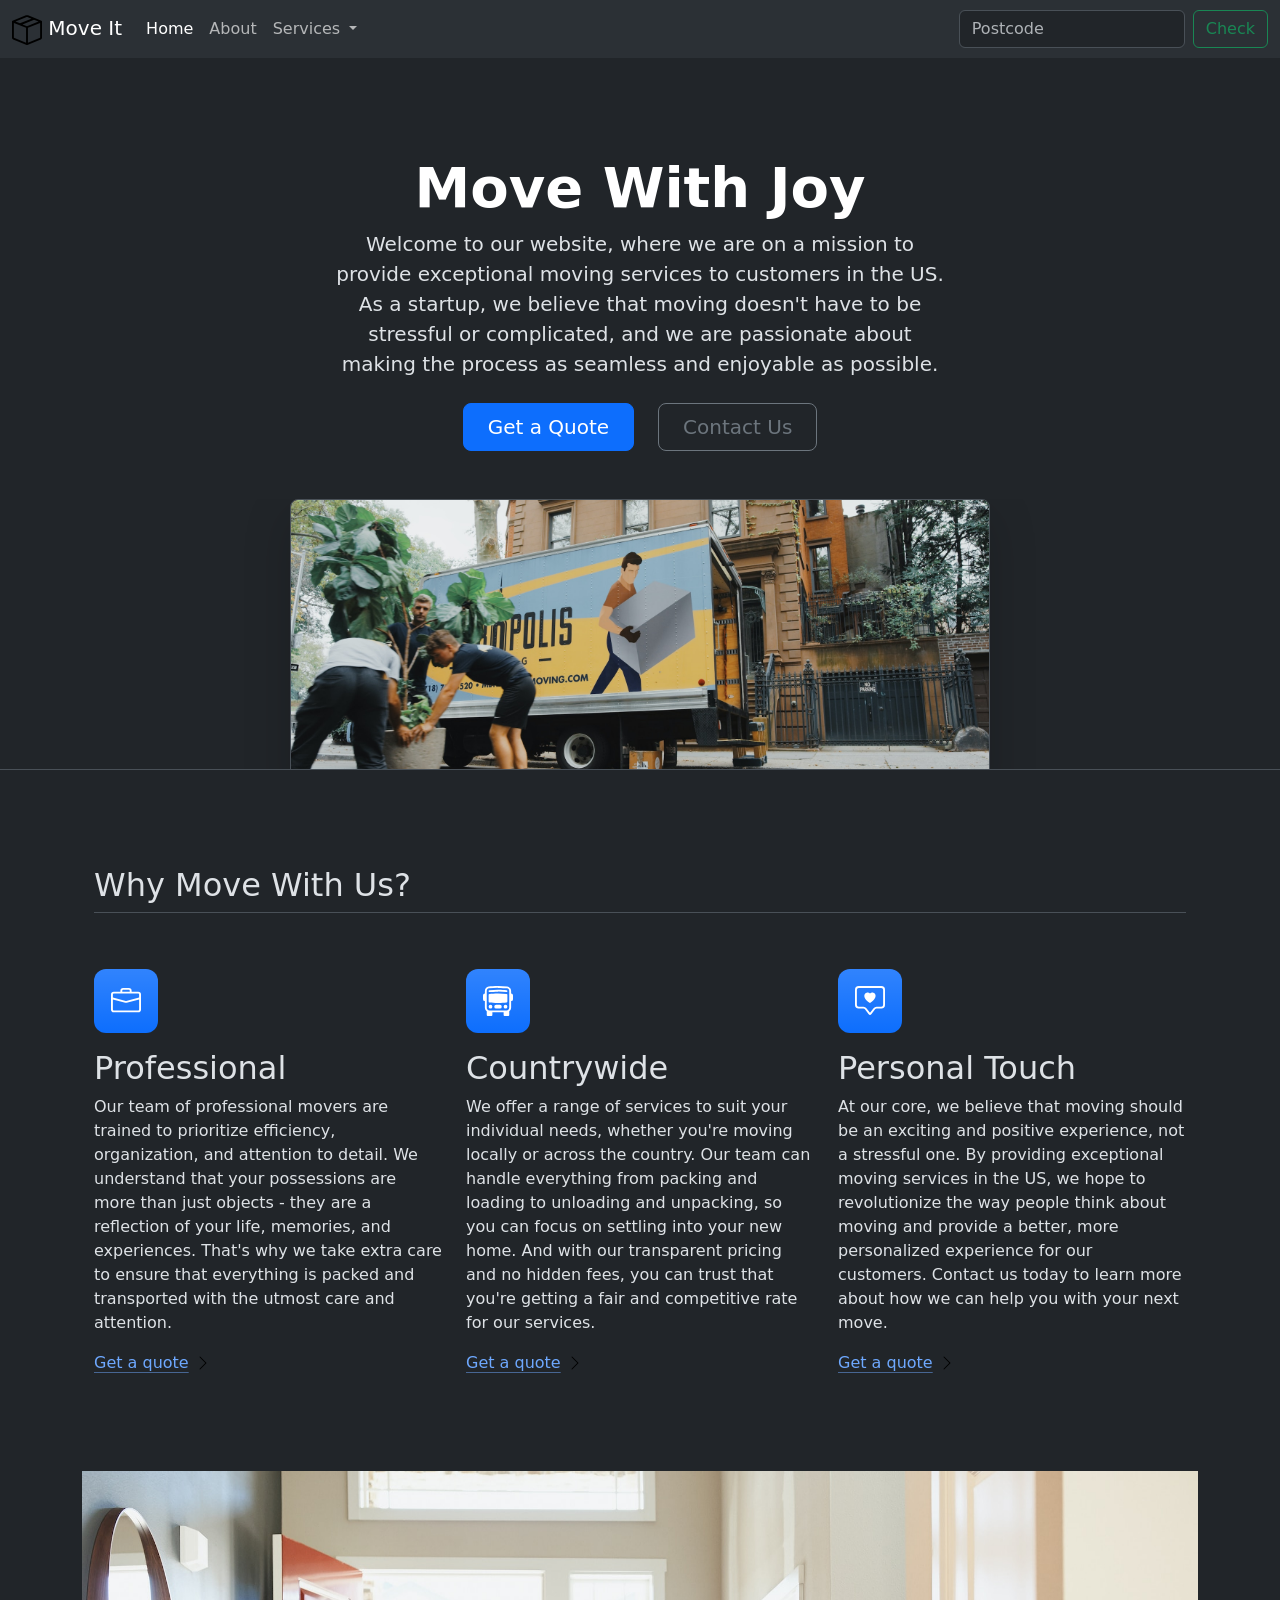
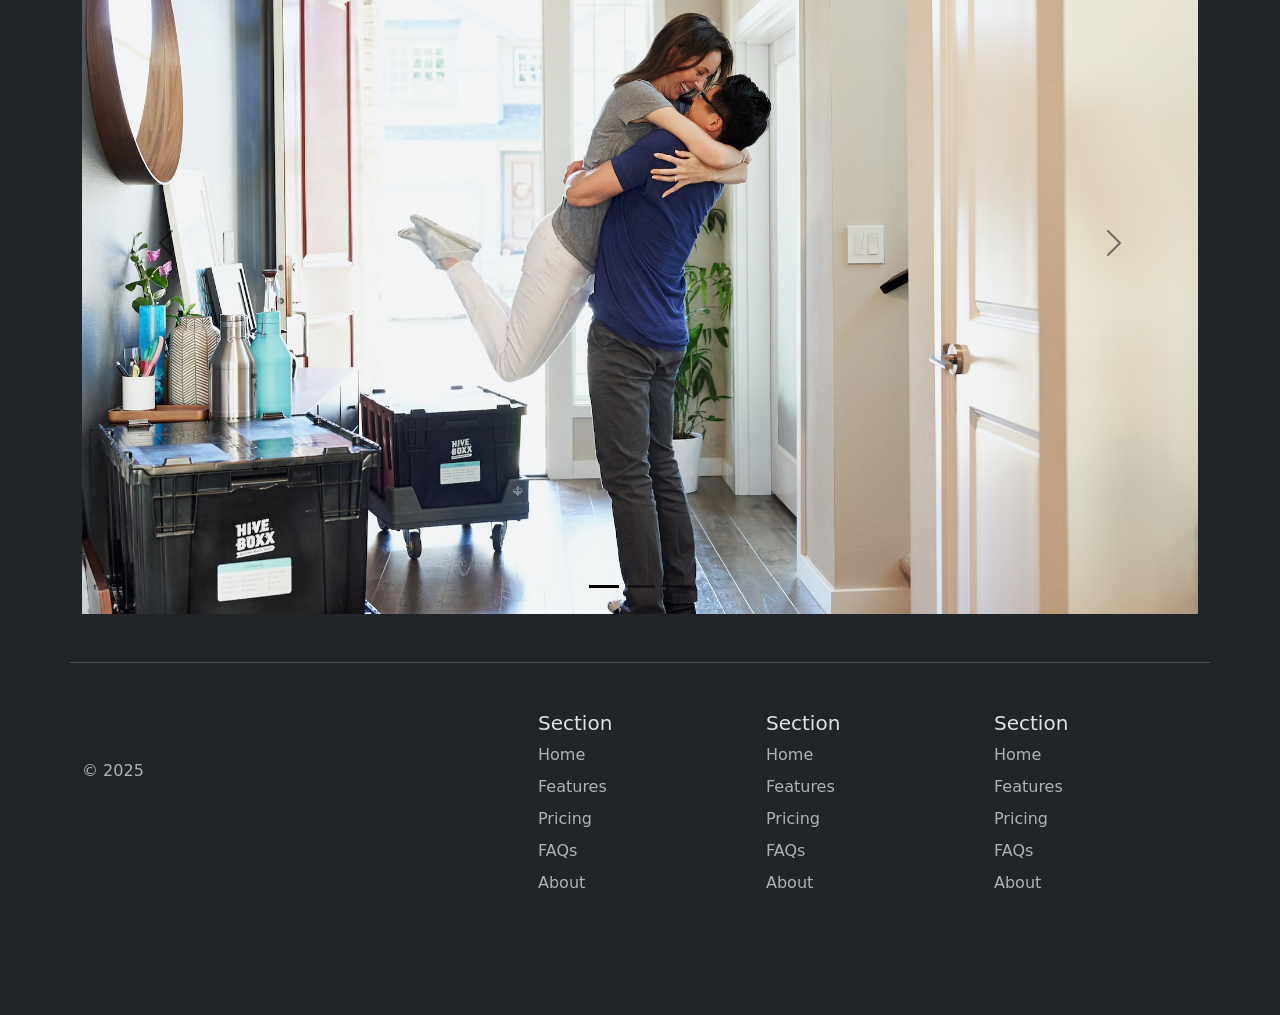
<file: 11.2 Bootstrap Components/index.html>
<!DOCTYPE html>
<html lang="en" data-bs-theme="dark">
  <head>
    <meta charset="UTF-8">
    <meta name="viewport" content="width=device-width, initial-scale=1.0">
    <title>Bootstrap Components</title>
    <link href="https://cdn.jsdelivr.net/npm/bootstrap@5.3.0-alpha2/dist/css/bootstrap.min.css" rel="stylesheet"
      integrity="sha384-aFq/bzH65dt+w6FI2ooMVUpc+21e0SRygnTpmBvdBgSdnuTN7QbdgL+OapgHtvPp" crossorigin="anonymous">
    <style>
      .feature-icon {
        width: 4rem;
        height: 4rem;
        border-radius: 0.75rem;
      }
    </style>
  </head>
  <body>
    <nav class="navbar navbar-expand-lg bg-body-tertiary">
      <div class="container-fluid">
        <a class="navbar-brand" href="#"> 
          <img src="./box-seam.svg" alt="Moveit brand icon" height="30">
          Move It
        </a>
        <button class="navbar-toggler" type="button" data-bs-toggle="collapse" data-bs-target="#navbarSupportedContent" aria-controls="navbarSupportedContent" aria-expanded="false" aria-label="Toggle navigation">
          <span class="navbar-toggler-icon"></span>
        </button>
        <div class="collapse navbar-collapse" id="navbarSupportedContent">
          <ul class="navbar-nav me-auto mb-2 mb-lg-0">
            <li class="nav-item">
              <a class="nav-link active" aria-current="page" href="#">Home</a>
            </li>
            <li class="nav-item">
              <a class="nav-link" href="#">About</a>
            </li>
            <li class="nav-item dropdown">
              <a class="nav-link dropdown-toggle" href="#" role="button" data-bs-toggle="dropdown" aria-expanded="false">
                Services
              </a>
              <ul class="dropdown-menu">
                <li><a class="dropdown-item" href="#">Action</a></li>
                <li><a class="dropdown-item" href="#">Another action</a></li>
                <li><hr class="dropdown-divider"></li>
                <li><a class="dropdown-item" href="#">Something else here</a></li>
              </ul>
            </li>
          </ul>
          <form class="d-flex" role="search">
            <input class="form-control me-2" type="search" placeholder="Postcode" aria-label="Search"/>
            <button class="btn btn-outline-success" type="submit">Check</button>
          </form>
        </div>
      </div>
    </nav>

    <div class="px-4 pt-5 my-5 text-center border-bottom"> 
      <h1 class="display-4 fw-bold text-body-emphasis">Move With Joy</h1>
      <div class="col-lg-6 mx-auto"> 
        <p class="lead mb-4">Welcome to our website, where we are on a mission to provide exceptional moving services to customers in the US. As a startup, we believe that moving doesn't have to be stressful or complicated, and we are passionate about making the process as seamless and enjoyable as possible.</p> 
        <div class="d-grid gap-2 d-sm-flex justify-content-sm-center mb-5"> 
          <button type="button" class="btn btn-primary btn-lg px-4 me-sm-3">Get a Quote</button> 
          <button type="button" class="btn btn-outline-secondary btn-lg px-4">Contact Us</button> 
        </div> 
      </div> 
      <div class="overflow-hidden" style="max-height: 30vh;"> 
        <div class="container px-5"> 
          <img src="./moving-van.jpg" class="img-fluid border rounded-3 shadow-lg mb-4" alt="Example image" width="700" height="500" loading="lazy"> 
        </div>
      </div> 
    </div>

    <div class="container px-4 py-5" id="featured-3">
      <h2 class="pb-2 border-bottom">Why Move With Us?</h2>
      <div class="row g-4 py-5 row-cols-1 row-cols-lg-3">
        <div class="feature col">
          <div
            class="feature-icon d-inline-flex align-items-center justify-content-center text-bg-primary bg-gradient fs-2 mb-3">
            <img src="./briefcase.svg" alt="briefcase" height="30">
          </div>
          <h3 class="fs-2">Professional</h3>
          <p>Our team of professional movers are trained to prioritize efficiency, organization, and attention to detail.
            We
            understand that your possessions are more than just objects - they are a reflection of your life, memories,
            and
            experiences. That's why we take extra care to ensure that everything is packed and transported with the utmost
            care and
            attention.</p>
          <a href="#" class="icon-link">
            Get a quote
            <img src="./chevron-right.svg" alt="chevron-right">
          </a>
        </div>
        <div class="feature col">
          <div
            class="feature-icon d-inline-flex align-items-center justify-content-center text-bg-primary bg-gradient fs-2 mb-3">
            <img src="./bus-front.svg" alt="bus-front" height="30">
          </div>
          <h3 class="fs-2">Countrywide</h3>
          <p>We offer a range of services to suit your individual needs, whether you're moving locally or across the
            country. Our
            team can handle everything from packing and loading to unloading and unpacking, so you can focus on settling
            into your
            new home. And with our transparent pricing and no hidden fees, you can trust that you're getting a fair and
            competitive
            rate for our services.</p>
          <a href="#" class="icon-link">
            Get a quote
            <img src="./chevron-right.svg" alt="chevron-right">
          </a>
        </div>
        <div class="feature col">
          <div
            class="feature-icon d-inline-flex align-items-center justify-content-center text-bg-primary bg-gradient fs-2 mb-3">
            <img src="./chat-square-heart.svg" alt="chat-square-heart" height="30">
          </div>
          <h3 class="fs-2">Personal Touch</h3>
          <p>At our core, we believe that moving should be an exciting and positive experience, not a stressful one. By
            providing
            exceptional moving services in the US, we hope to revolutionize the way people think about moving and provide
            a better,
            more personalized experience for our customers. Contact us today to learn more about how we can help you with
            your next
            move.</p>
          <a href="#" class="icon-link">
            Get a quote
            <img src="./chevron-right.svg" alt="chevron-right">
          </a>
        </div>
      </div>
    </div>
    <div class="container">
      <div id="carouselExampleIndicators" class="carousel slide">
        <div class="carousel-indicators">
          <button type="button" data-bs-target="#carouselExampleIndicators" data-bs-slide-to="0" class="active"
            aria-current="true" aria-label="Slide 1"></button>
          <button type="button" data-bs-target="#carouselExampleIndicators" data-bs-slide-to="1"
            aria-label="Slide 2"></button>
          <button type="button" data-bs-target="#carouselExampleIndicators" data-bs-slide-to="2"
            aria-label="Slide 3"></button>
        </div>
        <div class="carousel-inner">
          <div class="carousel-item active">
            <img src="./couple.jpg" class="d-block w-100" alt="couple">
          </div>
          <div class="carousel-item">
            <img src="./dog.jpg" class="d-block w-100" alt="dog">
          </div>
          <div class="carousel-item">
            <img src="./family.jpg" class="d-block w-100" alt="family">
          </div>
        </div>
        <button class="carousel-control-prev" type="button" data-bs-target="#carouselExampleIndicators"
          data-bs-slide="prev">
          <span class="carousel-control-prev-icon" aria-hidden="true"></span>
          <span class="visually-hidden">Previous</span>
        </button>
        <button class="carousel-control-next" type="button" data-bs-target="#carouselExampleIndicators"
          data-bs-slide="next">
          <span class="carousel-control-next-icon" aria-hidden="true"></span>
          <span class="visually-hidden">Next</span>
        </button>
      </div>
    </div>

    <div class="container">
      <footer class="row row-cols-1 row-cols-sm-2 row-cols-md-5 py-5 my-5 border-top">
        <div class="col mb-3">
          <a href="/" class="d-flex align-items-center mb-3 link-body-emphasis text-decoration-none" aria-label="Bootstrap">
            <svg class="bi me-2" width="40" height="32" aria-hidden="true">
              <use xlink:href="#bootstrap"></use>
            </svg>
          </a>
          <p class="text-body-secondary">© 2025</p>
        </div>

        <div class="col mb-3"></div>

        <div class="col mb-3">
          <h5>Section</h5>
          <ul class="nav flex-column">
            <li class="nav-item mb-2"><a href="#" class="nav-link p-0 text-body-secondary">Home</a></li>
            <li class="nav-item mb-2"><a href="#" class="nav-link p-0 text-body-secondary">Features</a></li>
            <li class="nav-item mb-2"><a href="#" class="nav-link p-0 text-body-secondary">Pricing</a></li>
            <li class="nav-item mb-2"><a href="#" class="nav-link p-0 text-body-secondary">FAQs</a></li>
            <li class="nav-item mb-2"><a href="#" class="nav-link p-0 text-body-secondary">About</a></li>
          </ul>
        </div>

        <div class="col mb-3">
          <h5>Section</h5>
          <ul class="nav flex-column">
            <li class="nav-item mb-2"><a href="#" class="nav-link p-0 text-body-secondary">Home</a></li>
            <li class="nav-item mb-2"><a href="#" class="nav-link p-0 text-body-secondary">Features</a></li>
            <li class="nav-item mb-2"><a href="#" class="nav-link p-0 text-body-secondary">Pricing</a></li>
            <li class="nav-item mb-2"><a href="#" class="nav-link p-0 text-body-secondary">FAQs</a></li>
            <li class="nav-item mb-2"><a href="#" class="nav-link p-0 text-body-secondary">About</a></li>
          </ul>
        </div>

        <div class="col mb-3">
          <h5>Section</h5>
          <ul class="nav flex-column">
            <li class="nav-item mb-2"><a href="#" class="nav-link p-0 text-body-secondary">Home</a></li>
            <li class="nav-item mb-2"><a href="#" class="nav-link p-0 text-body-secondary">Features</a></li>
            <li class="nav-item mb-2"><a href="#" class="nav-link p-0 text-body-secondary">Pricing</a></li>
            <li class="nav-item mb-2"><a href="#" class="nav-link p-0 text-body-secondary">FAQs</a></li>
            <li class="nav-item mb-2"><a href="#" class="nav-link p-0 text-body-secondary">About</a></li>
          </ul>
        </div>
      </footer>
    </div>

    <script src="https://cdn.jsdelivr.net/npm/bootstrap@5.3.8/dist/js/bootstrap.bundle.min.js"
      integrity="sha384-FKyoEForCGlyvwx9Hj09JcYn3nv7wiPVlz7YYwJrWVcXK/BmnVDxM+D2scQbITxI"
      crossorigin="anonymous">
    </script>
  </body>
</html>
</file>
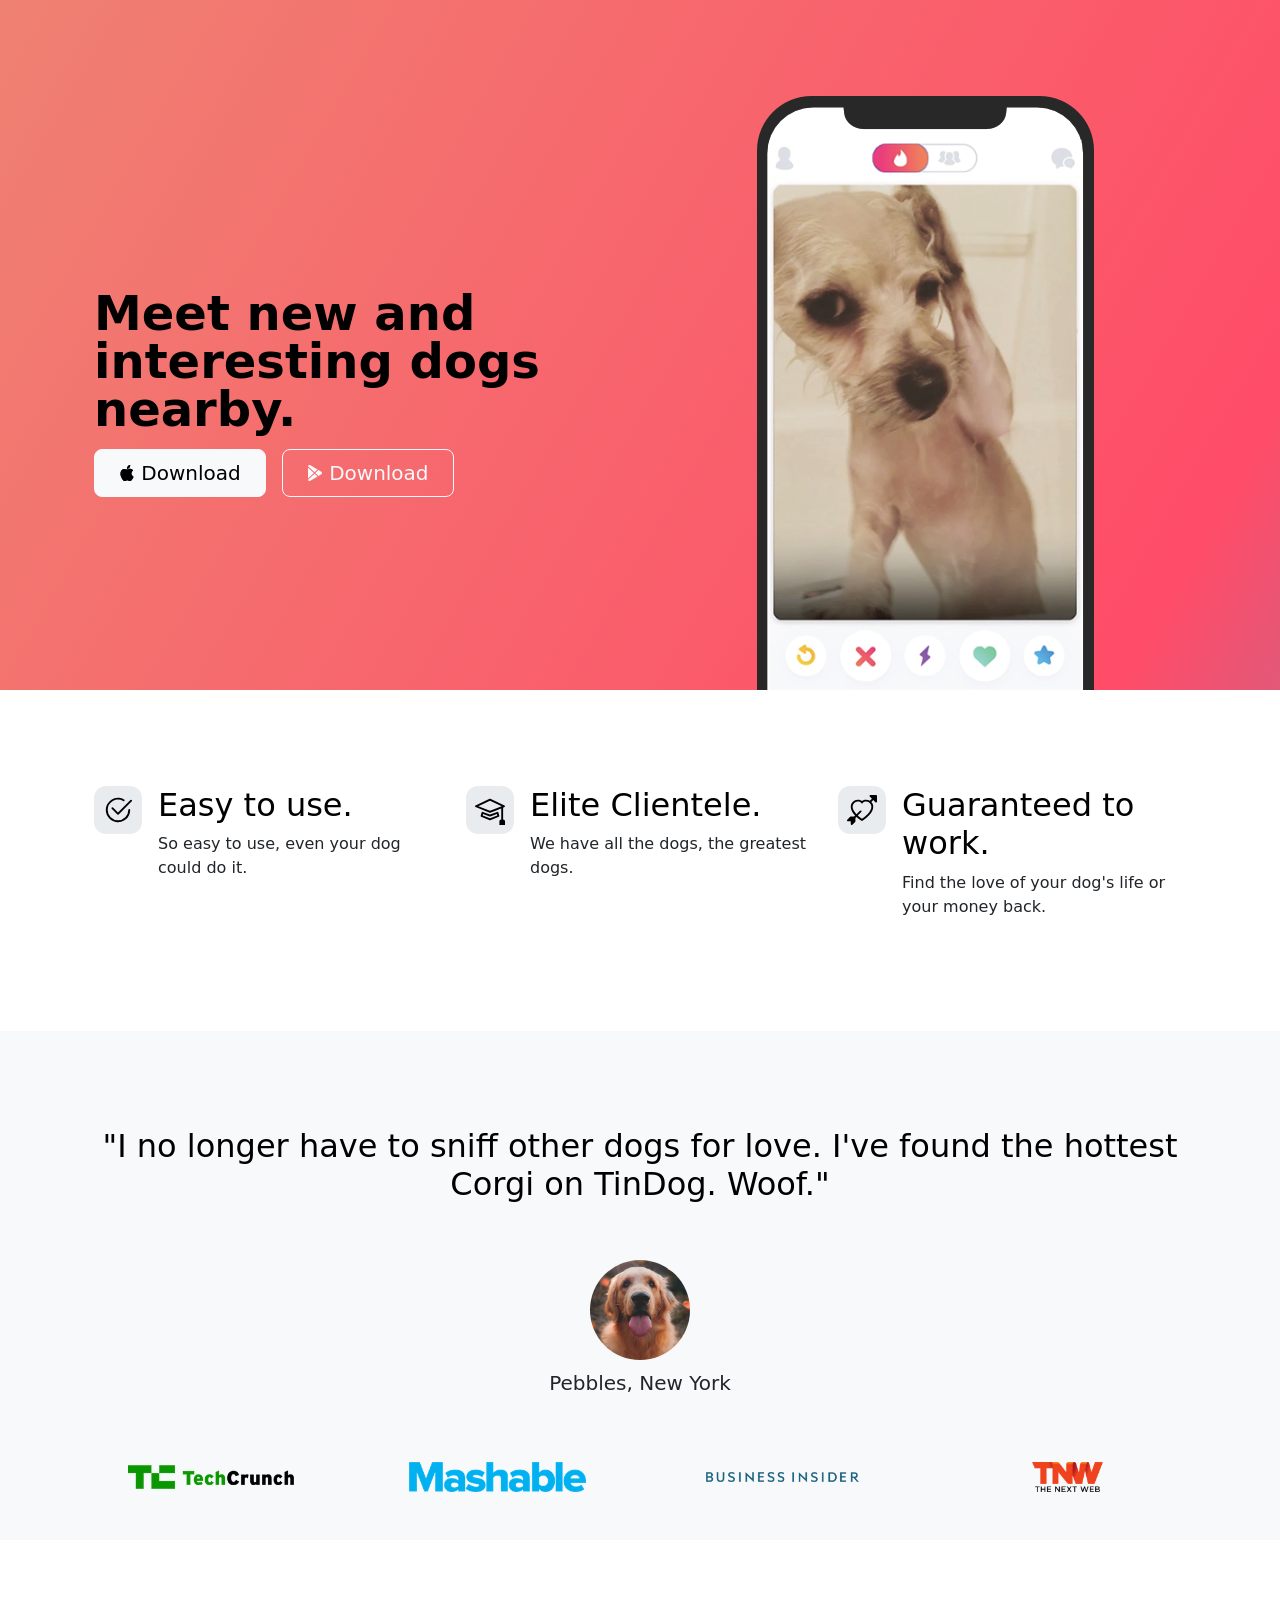
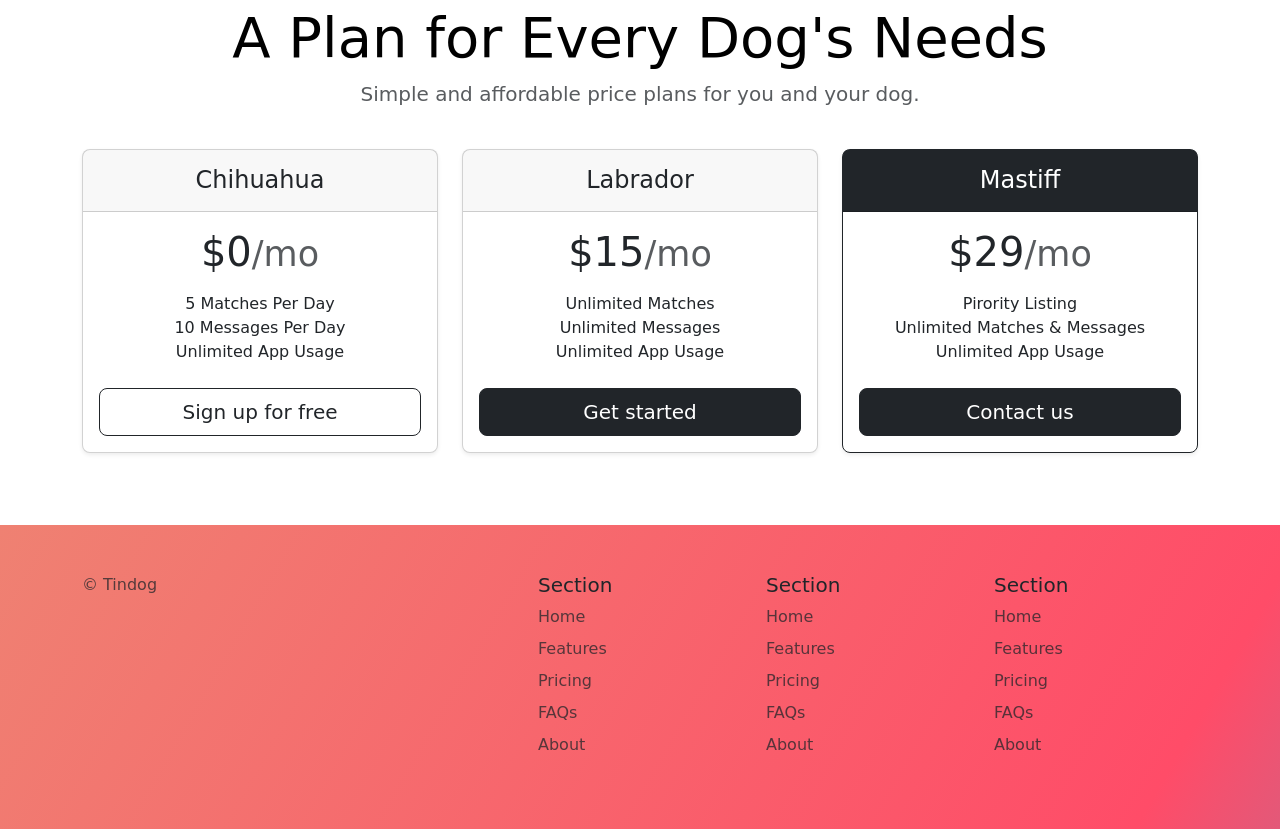
<file: 11.3 TinDog Project/index.html>
<!DOCTYPE html>
<html lang="en">

<head>
  <meta charset="UTF-8">
  <meta name="viewport" content="width=device-width, initial-scale=1.0">
  <link href="https://cdn.jsdelivr.net/npm/bootstrap@5.3.0-alpha2/dist/css/bootstrap.min.css" rel="stylesheet"
    integrity="sha384-aFq/bzH65dt+w6FI2ooMVUpc+21e0SRygnTpmBvdBgSdnuTN7QbdgL+OapgHtvPp" crossorigin="anonymous">
  <title>TinDog</title>
  <link rel="stylesheet" href="css/style.css">
</head>

<body>

  <!-- Title -->
  <section id="title" class="gradient-background">
    <div class="container col-xxl-8 px-4 pt-5">

      <div class="row flex-lg-row-reverse align-items-center g-5 pt-5">
        <div class="col-10 col-sm-8 col-lg-6">
          <img src="./images/iphone.png" class="d-block mx-lg-auto img-fluid" alt="iphone" height="200"
            loading="lazy" />
        </div>

        <div class="col-lg-6">
          <h1 class="display-5 fw-bold text-body-emphasis lh-1 mb-3">
            Meet new and interesting dogs nearby.
          </h1>
          <div class="d-grid gap-2 d-md-flex justify-content-md-start">
            <button type="button" class="btn btn-light btn-lg px-4 me-md-2">
              <svg xmlns="http://www.w3.org/2000/svg" width="16" height="16" fill="currentColor"
                class="bi bi-apple mb-1" viewBox="0 0 16 16">
                <path
                  d="M11.182.008C11.148-.03 9.923.023 8.857 1.18c-1.066 1.156-.902 2.482-.878 2.516.024.034 1.52.087 2.475-1.258.955-1.345.762-2.391.728-2.43Zm3.314 11.733c-.048-.096-2.325-1.234-2.113-3.422.212-2.189 1.675-2.789 1.698-2.854.023-.065-.597-.79-1.254-1.157a3.692 3.692 0 0 0-1.563-.434c-.108-.003-.483-.095-1.254.116-.508.139-1.653.589-1.968.607-.316.018-1.256-.522-2.267-.665-.647-.125-1.333.131-1.824.328-.49.196-1.422.754-2.074 2.237-.652 1.482-.311 3.83-.067 4.56.244.729.625 1.924 1.273 2.796.576.984 1.34 1.667 1.659 1.899.319.232 1.219.386 1.843.067.502-.308 1.408-.485 1.766-.472.357.013 1.061.154 1.782.539.571.197 1.111.115 1.652-.105.541-.221 1.324-1.059 2.238-2.758.347-.79.505-1.217.473-1.282Z" />
                <path
                  d="M11.182.008C11.148-.03 9.923.023 8.857 1.18c-1.066 1.156-.902 2.482-.878 2.516.024.034 1.52.087 2.475-1.258.955-1.345.762-2.391.728-2.43Zm3.314 11.733c-.048-.096-2.325-1.234-2.113-3.422.212-2.189 1.675-2.789 1.698-2.854.023-.065-.597-.79-1.254-1.157a3.692 3.692 0 0 0-1.563-.434c-.108-.003-.483-.095-1.254.116-.508.139-1.653.589-1.968.607-.316.018-1.256-.522-2.267-.665-.647-.125-1.333.131-1.824.328-.49.196-1.422.754-2.074 2.237-.652 1.482-.311 3.83-.067 4.56.244.729.625 1.924 1.273 2.796.576.984 1.34 1.667 1.659 1.899.319.232 1.219.386 1.843.067.502-.308 1.408-.485 1.766-.472.357.013 1.061.154 1.782.539.571.197 1.111.115 1.652-.105.541-.221 1.324-1.059 2.238-2.758.347-.79.505-1.217.473-1.282Z" />
              </svg>
              Download
            </button>
            <button type="button" class="btn btn-outline-light btn-lg px-4">
              <svg xmlns="http://www.w3.org/2000/svg" width="16" height="16" fill="currentColor"
                class="bi bi-google-play mb-1" viewBox="0 0 16 16">
                <path
                  d="M14.222 9.374c1.037-.61 1.037-2.137 0-2.748L11.528 5.04 8.32 8l3.207 2.96 2.694-1.586Zm-3.595 2.116L7.583 8.68 1.03 14.73c.201 1.029 1.36 1.61 2.303 1.055l7.294-4.295ZM1 13.396V2.603L6.846 8 1 13.396ZM1.03 1.27l6.553 6.05 3.044-2.81L3.333.215C2.39-.341 1.231.24 1.03 1.27Z" />
              </svg>
              Download
            </button>
          </div>
        </div>
      </div>
    </div>
  </section>
  <!-- Features -->
  <section id="features">
    <div class="container px-4 pt-5" id="hanging-icons">
      <div class="row g-4 py-5 row-cols-1 row-cols-lg-3">
        <div class="col d-flex align-items-start">
          <div
            class="icon-square text-body-emphasis bg-body-secondary d-inline-flex align-items-center justify-content-center fs-4 flex-shrink-0 me-3">
            <svg xmlns="http://www.w3.org/2000/svg" height="30" fill="currentColor" class="bi bi-check2-circle"
              viewBox="0 0 16 16">
              <path
                d="M2.5 8a5.5 5.5 0 0 1 8.25-4.764.5.5 0 0 0 .5-.866A6.5 6.5 0 1 0 14.5 8a.5.5 0 0 0-1 0 5.5 5.5 0 1 1-11 0z" />
              <path
                d="M15.354 3.354a.5.5 0 0 0-.708-.708L8 9.293 5.354 6.646a.5.5 0 1 0-.708.708l3 3a.5.5 0 0 0 .708 0l7-7z" />
            </svg>
          </div>
          <div>
            <h3 class="fs-2 text-body-emphasis">Easy to use.</h3>
            <p>So easy to use, even your dog could do it.</p>
          </div>
        </div>
        <div class="col d-flex align-items-start">
          <div
            class="icon-square text-body-emphasis bg-body-secondary d-inline-flex align-items-center justify-content-center fs-4 flex-shrink-0 me-3">
            <svg xmlns="http://www.w3.org/2000/svg" height="30" fill="currentColor" class="bi bi-mortarboard"
              viewBox="0 0 16 16">
              <path
                d="M8.211 2.047a.5.5 0 0 0-.422 0l-7.5 3.5a.5.5 0 0 0 .025.917l7.5 3a.5.5 0 0 0 .372 0L14 7.14V13a1 1 0 0 0-1 1v2h3v-2a1 1 0 0 0-1-1V6.739l.686-.275a.5.5 0 0 0 .025-.917l-7.5-3.5ZM8 8.46 1.758 5.965 8 3.052l6.242 2.913L8 8.46Z" />
              <path
                d="M4.176 9.032a.5.5 0 0 0-.656.327l-.5 1.7a.5.5 0 0 0 .294.605l4.5 1.8a.5.5 0 0 0 .372 0l4.5-1.8a.5.5 0 0 0 .294-.605l-.5-1.7a.5.5 0 0 0-.656-.327L8 10.466 4.176 9.032Zm-.068 1.873.22-.748 3.496 1.311a.5.5 0 0 0 .352 0l3.496-1.311.22.748L8 12.46l-3.892-1.556Z" />
            </svg>
          </div>
          <div>
            <h3 class="fs-2 text-body-emphasis">Elite Clientele.</h3>
            <p>We have all the dogs, the greatest dogs.</p>
          </div>
        </div>
        <div class="col d-flex align-items-start">
          <div
            class="icon-square text-body-emphasis bg-body-secondary d-inline-flex align-items-center justify-content-center fs-4 flex-shrink-0 me-3">
            <svg xmlns="http://www.w3.org/2000/svg" height="30" fill="currentColor" class="bi bi-arrow-through-heart"
              viewBox="0 0 16 16">
              <path fill-rule="evenodd"
                d="M2.854 15.854A.5.5 0 0 1 2 15.5V14H.5a.5.5 0 0 1-.354-.854l1.5-1.5A.5.5 0 0 1 2 11.5h1.793l.53-.53c-.771-.802-1.328-1.58-1.704-2.32-.798-1.575-.775-2.996-.213-4.092C3.426 2.565 6.18 1.809 8 3.233c1.25-.98 2.944-.928 4.212-.152L13.292 2 12.147.854A.5.5 0 0 1 12.5 0h3a.5.5 0 0 1 .5.5v3a.5.5 0 0 1-.854.354L14 2.707l-1.006 1.006c.236.248.44.531.6.845.562 1.096.585 2.517-.213 4.092-.793 1.563-2.395 3.288-5.105 5.08L8 13.912l-.276-.182a21.86 21.86 0 0 1-2.685-2.062l-.539.54V14a.5.5 0 0 1-.146.354l-1.5 1.5Zm2.893-4.894A20.419 20.419 0 0 0 8 12.71c2.456-1.666 3.827-3.207 4.489-4.512.679-1.34.607-2.42.215-3.185-.817-1.595-3.087-2.054-4.346-.761L8 4.62l-.358-.368c-1.259-1.293-3.53-.834-4.346.761-.392.766-.464 1.845.215 3.185.323.636.815 1.33 1.519 2.065l1.866-1.867a.5.5 0 1 1 .708.708L5.747 10.96Z" />
            </svg>
          </div>
          <div>
            <h3 class="fs-2 text-body-emphasis">Guaranteed to work.</h3>
            <p>Find the love of your dog's life or your money back.</p>
          </div>
        </div>
      </div>
    </div>
  </section>
  <!-- Testimonial -->
  <section id="testimonial">
    <div class="my-5">
      <div class="p-5 text-center bg-body-tertiary">
        <div class="container py-5">
          <h2 class="text-body-emphasis">"I no longer have to sniff other dogs for love. I've found the hottest Corgi on TinDog. Woof."</h2>
          <img class="profile-img mt-5" src="./images/dog-img.jpg" alt="dog-profile">
          <p class="col-lg-8 mx-auto lead mt-2">Pebbles, New York</p>
        </div>
      
        <div class="container">
          <div class="row">
            <div class="col-lg-3 col-sm-12" heigth="30px">
              <img src="./images/techcrunch.png" alt="techcrunch" height="30px">
            </div>
            <div class="col-lg-3 col-sm-12" height="30px">
              <img src="./images/mashable.png" alt="techcrunch" height="30px">
            </div>
            <div class="col-lg-3 col-sm-12" height="30px">
              <img src="./images/bizinsider.png" alt="techcrunch" height="30px">
            </div>
            <div class="col-lg-3 col-sm-12" height="30px">
              <img src="./images/tnw.png" alt="techcrunch" height="30px">
            </div>
          </div>
        </div>
    </div>
    </div>
  </section>
  <!-- Pricing -->
  <section id="pricing">
    <div class="pricing-header p-3 pb-md-4 mx-auto text-center">
      <h1 class="display-4 fw-normal text-body-emphasis">A Plan for Every Dog's Needs</h1>
      <p class="fs-5 text-body-secondary">Simple and affordable price plans for you and your dog.
      </p>
    </div>
    <div class="container">
      <div class="row row-cols-1 row-cols-md-3 mb-3 text-center">
        <div class="col">
          <div class="card mb-4 rounded-3 shadow-sm">
            <div class="card-header py-3">
              <h4 class="my-0 fw-normal">Chihuahua</h4>
            </div>
            <div class="card-body">
              <h1 class="card-title pricing-card-title">$0<small class="text-body-secondary fw-light">/mo</small></h1>
              <ul class="list-unstyled mt-3 mb-4">
                <li>5 Matches Per Day</li>
                <li>10 Messages Per Day</li>
                <li>Unlimited App Usage</li>
              </ul> <button type="button" class="w-100 btn btn-lg btn-outline-dark">Sign up for free</button>
            </div>
          </div>
        </div>
        <div class="col">
          <div class="card mb-4 rounded-3 shadow-sm">
            <div class="card-header py-3">
              <h4 class="my-0 fw-normal">Labrador</h4>
            </div>
            <div class="card-body">
              <h1 class="card-title pricing-card-title">$15<small class="text-body-secondary fw-light">/mo</small></h1>
              <ul class="list-unstyled mt-3 mb-4">
                <li>Unlimited Matches</li>
                <li>Unlimited Messages</li>
                <li>Unlimited App Usage</li>
              </ul> <button type="button" class="w-100 btn btn-lg btn-dark">Get started</button>
            </div>
          </div>
        </div>
        <div class="col">
          <div class="card mb-4 rounded-3 shadow-sm border-dark">
            <div class="card-header py-3 bg-dark text-white">
              <h4 class="my-0 fw-normal">Mastiff</h4>
            </div>
            <div class="card-body">
              <h1 class="card-title pricing-card-title">$29<small class="text-body-secondary fw-light">/mo</small></h1>
              <ul class="list-unstyled mt-3 mb-4">
                <li>Pirority Listing</li>
                <li>Unlimited Matches & Messages</li>
                <li>Unlimited App Usage</li>
              </ul> <button type="button" class="w-100 btn btn-lg btn-dark">Contact us</button>
            </div>
          </div>
        </div>
      </div>
  </section>
  <!-- Footer -->
  <section id="footer" class="gradient-background">
    <div class="container">
      <footer class="row row-cols-1 row-cols-sm-2 row-cols-md-5 py-5 mt-5" >
        <div class="col mb-3"> 
          <p class="text-body-secondary">© Tindog</p>
        </div>

        <div class="col mb-3">

        </div>
        
        <div class="col mb-3">
          <h5>Section</h5>
          <ul class="nav flex-column">
            <li class="nav-item mb-2"><a href="#" class="nav-link p-0 text-body-secondary">Home</a></li>
            <li class="nav-item mb-2"><a href="#" class="nav-link p-0 text-body-secondary">Features</a></li>
            <li class="nav-item mb-2"><a href="#" class="nav-link p-0 text-body-secondary">Pricing</a></li>
            <li class="nav-item mb-2"><a href="#" class="nav-link p-0 text-body-secondary">FAQs</a></li>
            <li class="nav-item mb-2"><a href="#" class="nav-link p-0 text-body-secondary">About</a></li>
          </ul>
        </div>

        <div class="col mb-3">
          <h5>Section</h5>
          <ul class="nav flex-column">
            <li class="nav-item mb-2"><a href="#" class="nav-link p-0 text-body-secondary">Home</a></li>
            <li class="nav-item mb-2"><a href="#" class="nav-link p-0 text-body-secondary">Features</a></li>
            <li class="nav-item mb-2"><a href="#" class="nav-link p-0 text-body-secondary">Pricing</a></li>
            <li class="nav-item mb-2"><a href="#" class="nav-link p-0 text-body-secondary">FAQs</a></li>
            <li class="nav-item mb-2"><a href="#" class="nav-link p-0 text-body-secondary">About</a></li>
          </ul>
        </div>
        
        <div class="col mb-3">
          <h5>Section</h5>
          <ul class="nav flex-column">
            <li class="nav-item mb-2"><a href="#" class="nav-link p-0 text-body-secondary">Home</a></li>
            <li class="nav-item mb-2"><a href="#" class="nav-link p-0 text-body-secondary">Features</a></li>
            <li class="nav-item mb-2"><a href="#" class="nav-link p-0 text-body-secondary">Pricing</a></li>
            <li class="nav-item mb-2"><a href="#" class="nav-link p-0 text-body-secondary">FAQs</a></li>
            <li class="nav-item mb-2"><a href="#" class="nav-link p-0 text-body-secondary">About</a></li>
          </ul>
        </div>
      </footer>
    </div>
  </section>
</body>

</html>
</file>
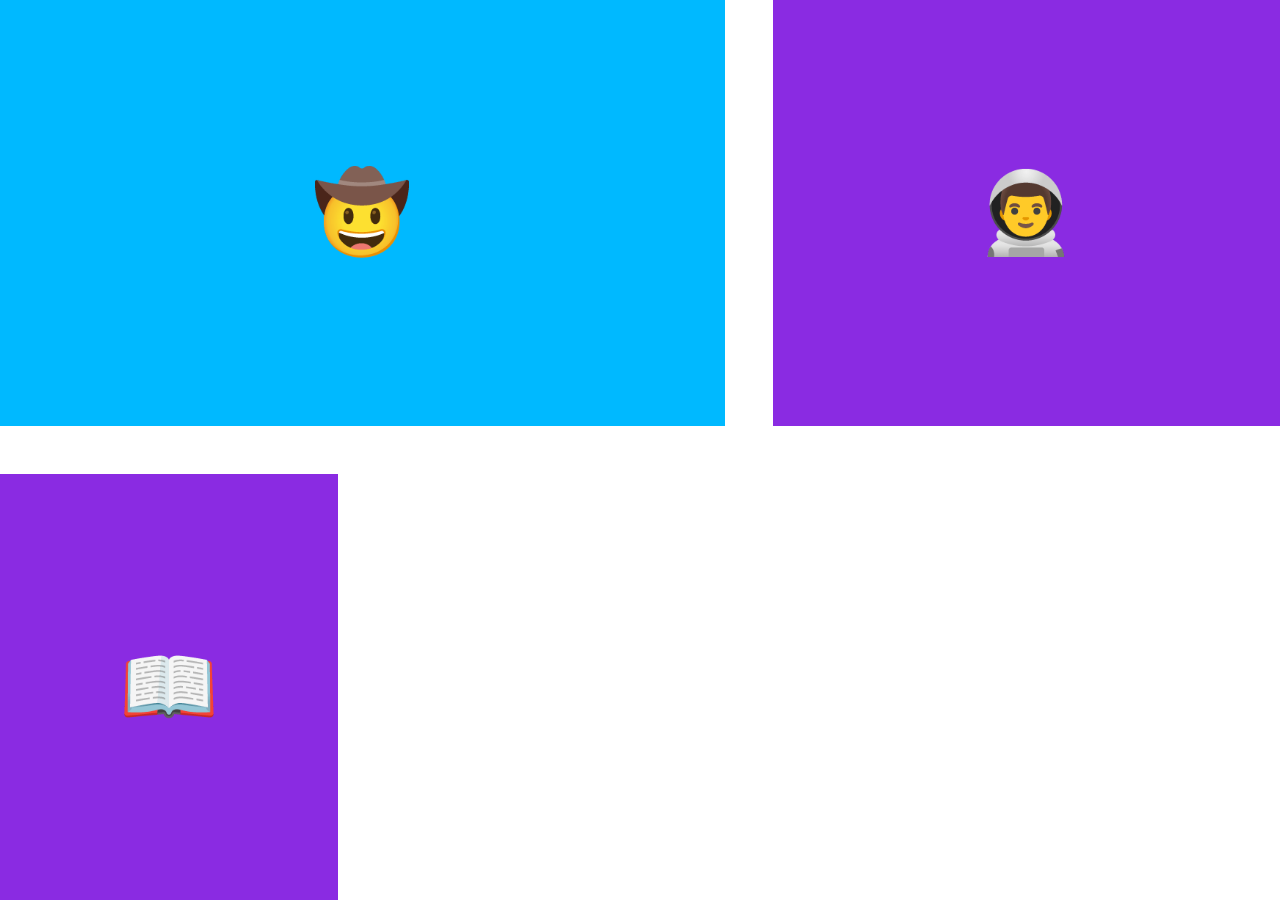
<file: 10.2 Grid Placement/demo1.html>
<!DOCTYPE html>
<html lang="en">

<head>
  <meta charset="UTF-8">
  <meta name="viewport" content="width=device-width, initial-scale=1.0">
  <title>Grid Placement</title>
  <style>
    body {
      padding: 0;
      margin: 0;
    }

    .container {
      height: 100vh;
      display: grid;
      gap: 3rem;
      grid-template-columns: 1fr 1fr 1.5fr;
      grid-template-rows: 1fr 1fr;
    }

    .item {
      font-size: 5rem;
      color: white;
      font-family: Arial, Helvetica, sans-serif;
      background-color: blueviolet;
      display: flex;
      align-items: center;
      justify-content: center;
    }


    .cowboy {
      background-color: #00B9FF;
      grid-column: span 2;
    }
  </style>
</head>

<body>
  <div class="container">
    <div class="item cowboy">🤠</div>
    <div class="item astronaut">👨‍🚀</div>
    <div class="item book">📖</div>
  </div>
</body>

</html>
</file>
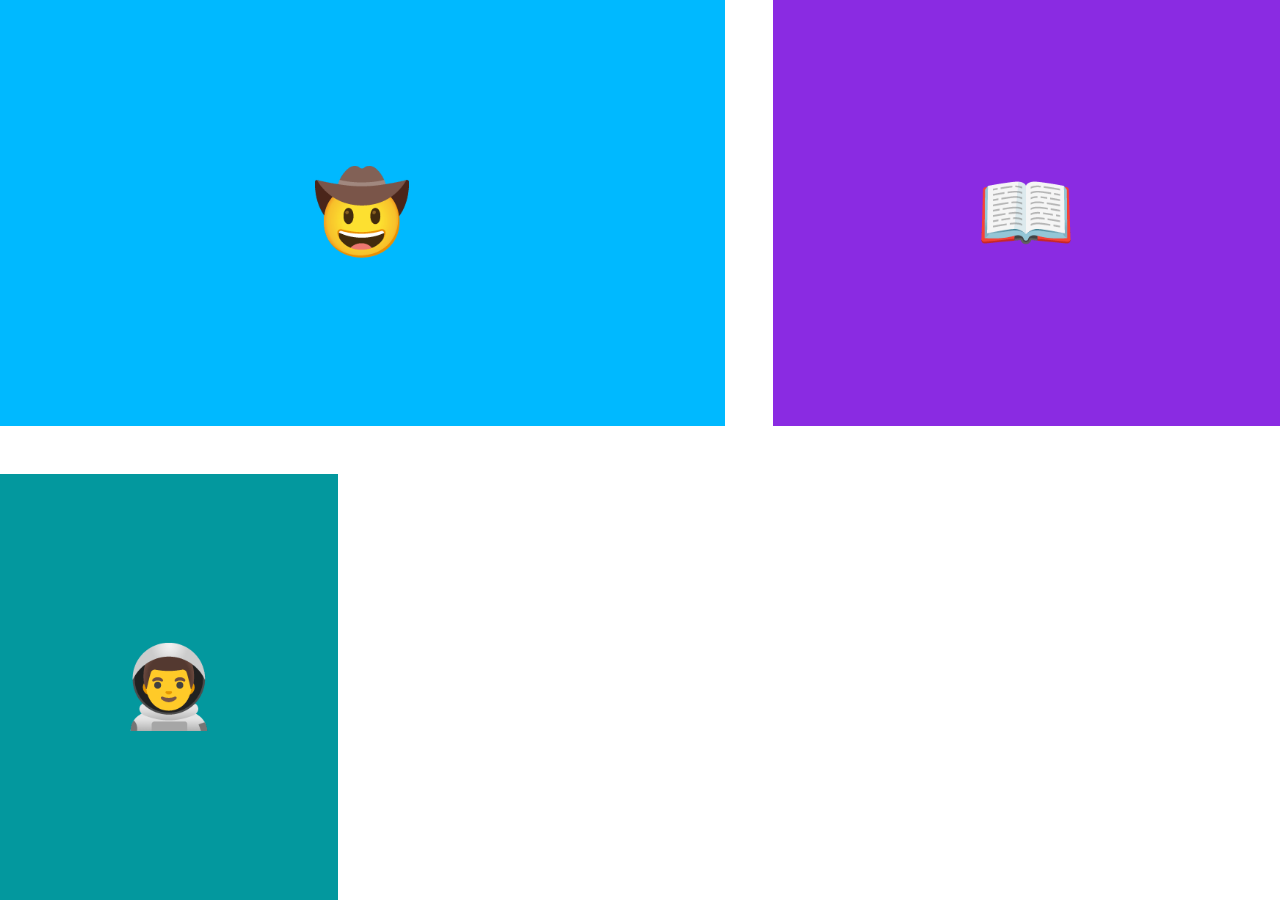
<file: 10.2 Grid Placement/demo2.html>
<!DOCTYPE html>
<html lang="en">

<head>
  <meta charset="UTF-8">
  <meta name="viewport" content="width=device-width, initial-scale=1.0">
  <title>Grid Placement</title>
  <style>
    body {
      padding: 0;
      margin: 0;
    }

    .container {
      height: 100vh;
      display: grid;
      gap: 3rem;
      grid-template-columns: 1fr 1fr 1.5fr;
      grid-template-rows: 1fr 1fr;
    }

    .item {
      font-size: 5rem;
      color: white;
      font-family: Arial, Helvetica, sans-serif;
      background-color: blueviolet;
      display: flex;
      align-items: center;
      justify-content: center;

    }

    .cowboy {
      background-color: #00B9FF;
      grid-column: span 2;
    }

    .astronaut {
      background-color: #03989E;
      order: 1;
    }
  </style>
</head>

<body>
  <div class="container">
    <div class="item cowboy">🤠</div>
    <div class="item astronaut">👨‍🚀</div>
    <div class="item book">📖</div>
  </div>
</body>

</html>
</file>
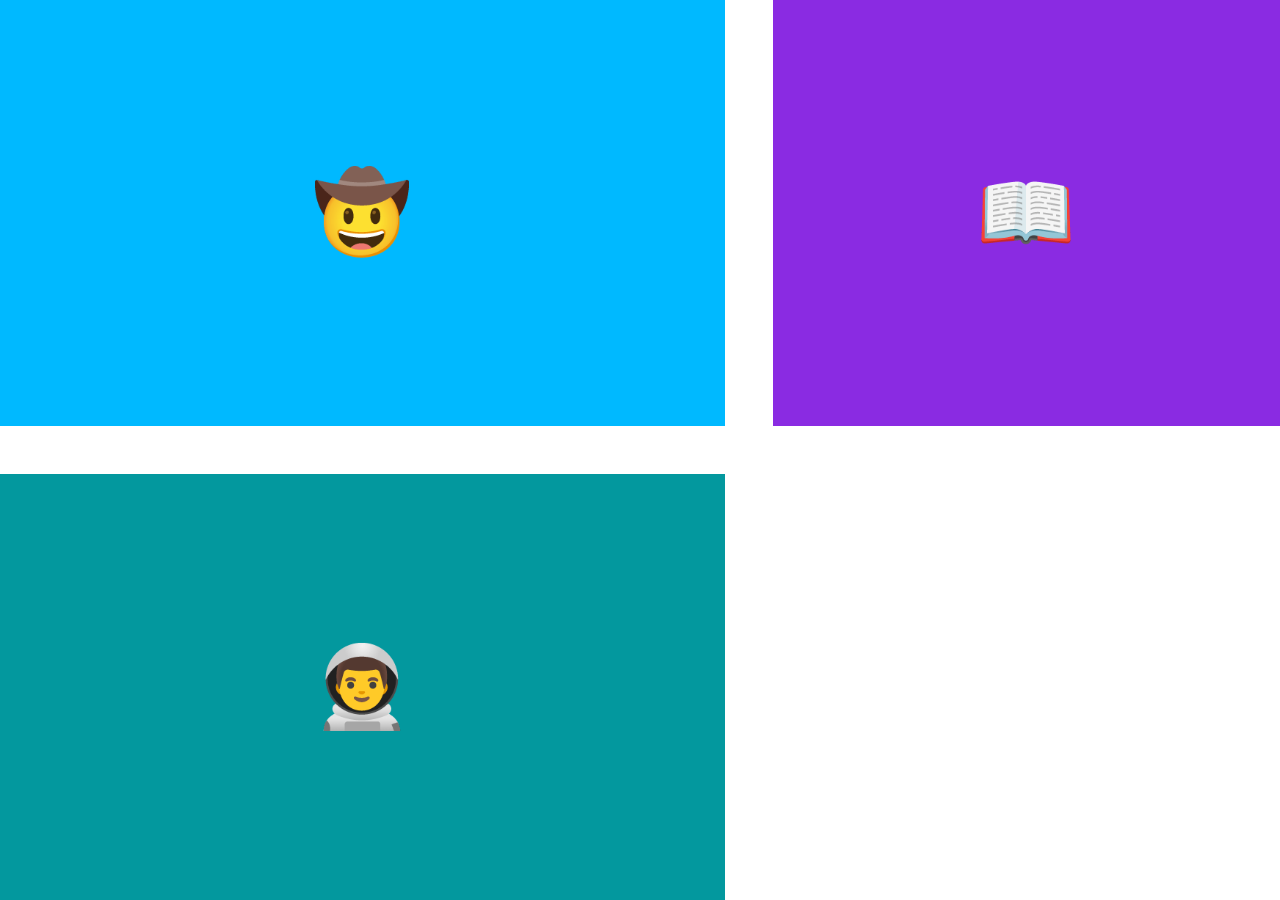
<file: 10.2 Grid Placement/demo3.html>
<!DOCTYPE html>
<html lang="en">

<head>
  <meta charset="UTF-8">
  <meta name="viewport" content="width=device-width, initial-scale=1.0">
  <title>Grid Placement</title>
  <style>
    body {
      padding: 0;
      margin: 0;
    }

    .container {
      height: 100vh;
      display: grid;
      gap: 3rem;
      grid-template-columns: 1fr 1fr 1.5fr;
      grid-template-rows: 1fr 1fr;
    }

    .item {
      font-size: 5rem;
      color: white;
      font-family: Arial, Helvetica, sans-serif;
      background-color: blueviolet;
      display: flex;
      align-items: center;
      justify-content: center;

    }

    .cowboy {
      background-color: #00B9FF;
      grid-column: span 2;
    }

    .astronaut {
      background-color: #03989E;
      grid-area: 2 / 1 / 3 / 3; 
    }
  </style>
</head>

<body>
  <div class="container">
    <div class="item cowboy">🤠</div>
    <div class="item astronaut">👨‍🚀</div>
    <div class="item book">📖</div>
  </div>
</body>

</html>
</file>
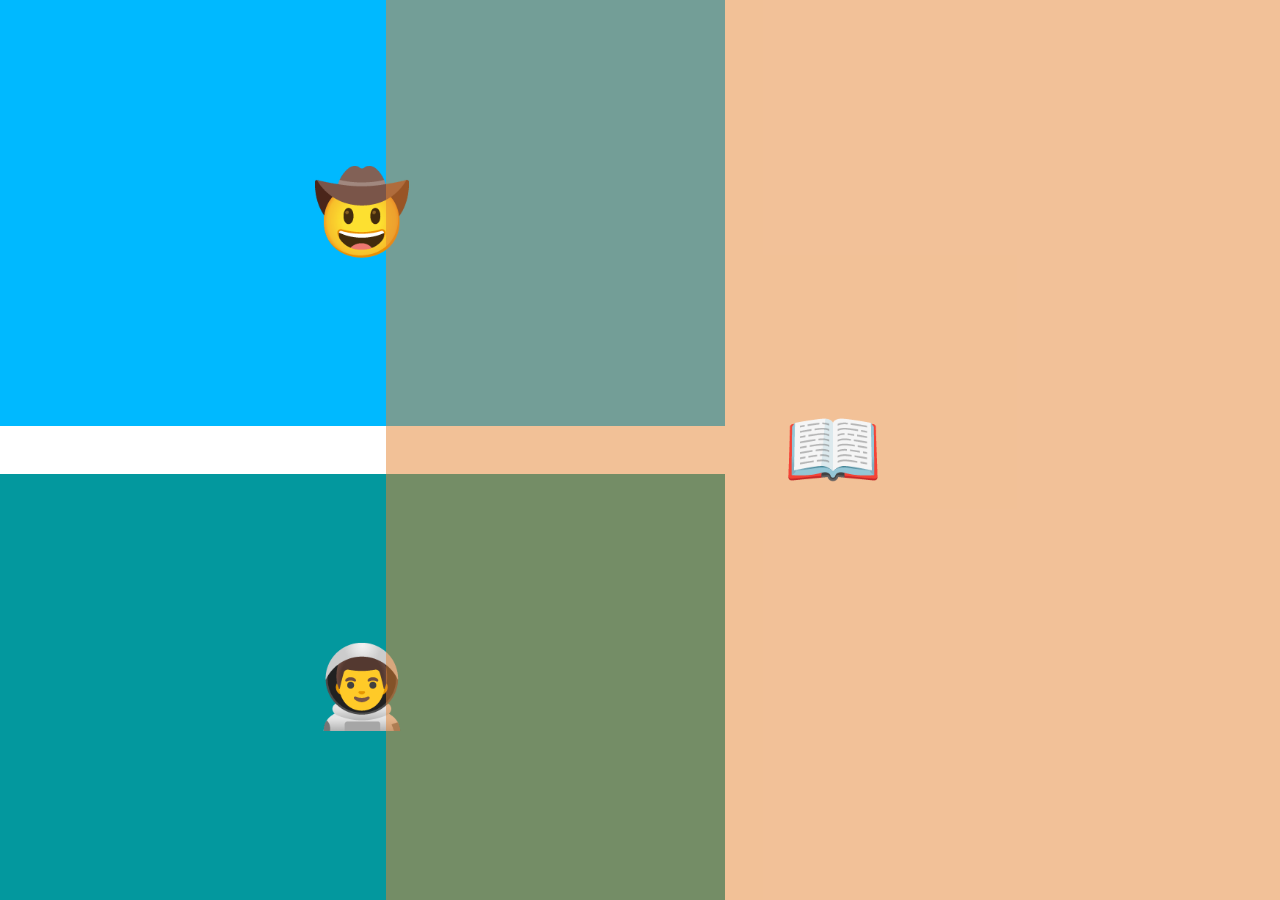
<file: 10.2 Grid Placement/demo4.html>
<!DOCTYPE html>
<html lang="en">

<head>
  <meta charset="UTF-8">
  <meta name="viewport" content="width=device-width, initial-scale=1.0">
  <title>Grid Placement</title>
  <style>
    body {
      padding: 0;
      margin: 0;
    }

    .container {
      height: 100vh;
      display: grid;
      gap: 3rem;
      grid-template-columns: 1fr 1fr 1.5fr;
      grid-template-rows: 1fr 1fr;
    }

    .item {
      font-size: 5rem;
      color: white;
      font-family: Arial, Helvetica, sans-serif;
      background-color: blueviolet;
      display: flex;
      align-items: center;
      justify-content: center;

    }

    .cowboy {
      background-color: #00B9FF;
      grid-area: 1 / 1/ 2 /3;
    }

    .astronaut {
      background-color: #03989E;
      grid-area: 2 / 1 / 3 / 3;
    }

    .book {
      background-color: #E5833180;
      grid-area: 1 / 2 / 3 / 4;
    }
  </style>
</head>

<body>
  <div class="container">
    <div class="item cowboy">🤠</div>
    <div class="item astronaut">👨‍🚀</div>
    <div class="item book">📖</div>
  </div>
</body>

</html>
</file>
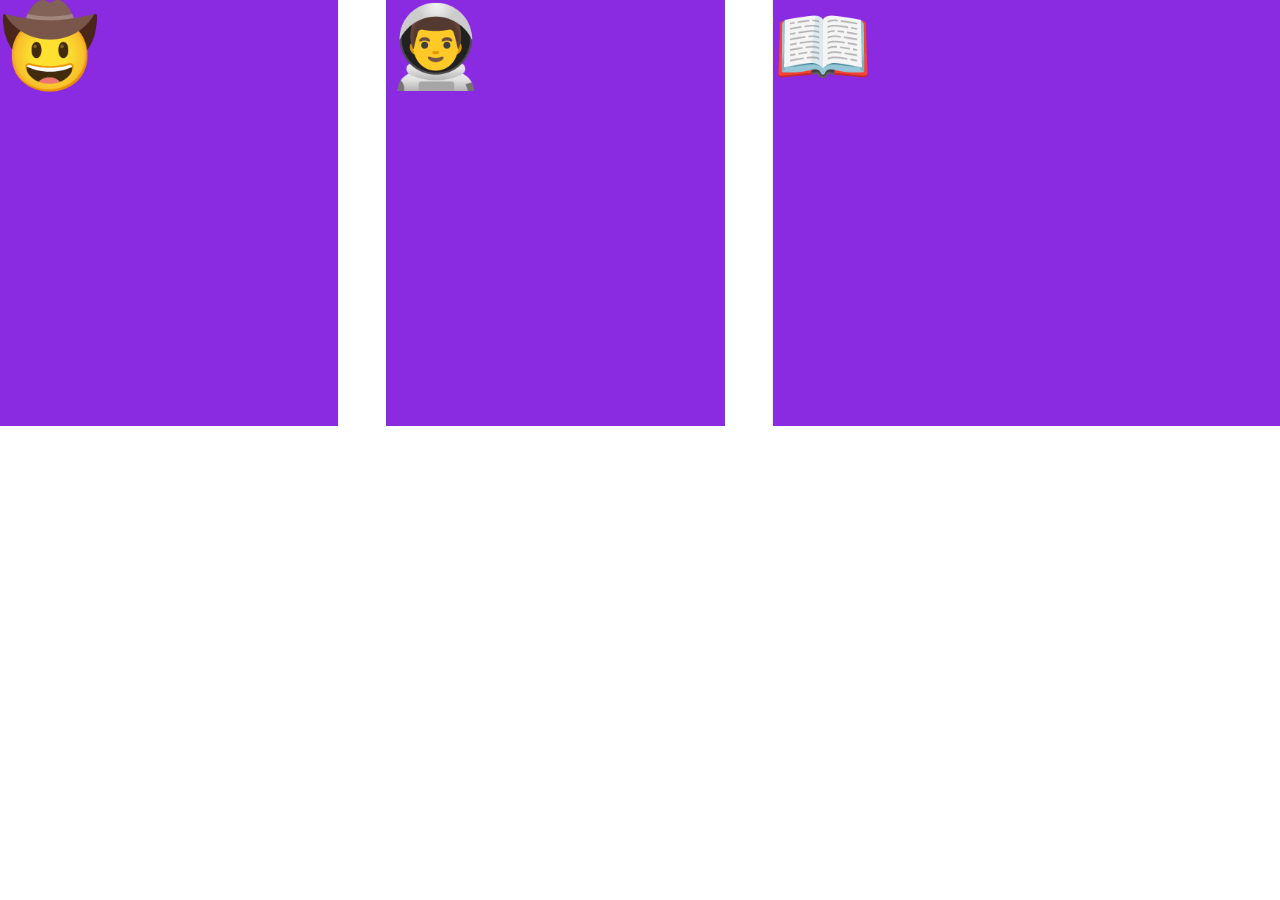
<file: 10.2 Grid Placement/exercise1.html>
<!DOCTYPE html>
<html lang="en">

<head>
  <meta charset="UTF-8">
  <meta name="viewport" content="width=device-width, initial-scale=1.0">
  <title>Grid Placement</title>
  <style>
    body {
      padding: 0;
      margin: 0;
    }

    .container {
      height: 100vh;
      display: grid;
      gap: 3rem;
      grid-template-columns: 1fr 1fr 1.5fr;
      grid-template-rows: 1fr 1fr;
    }

    .item {
      font-size: 5rem;
      color: white;
      font-family: Arial, Helvetica, sans-serif;
      background-color: blueviolet;
      /* TODO: Use Flexbox to align the text to the center horizontally and vertically. 
      See goal1 image.
      */
    }
  </style>
</head>

<body>
  <div class="container">
    <div class="item cowboy">🤠</div>
    <div class="item astronaut">👨‍🚀</div>
    <div class="item book">📖</div>
  </div>
</body>

</html>
</file>
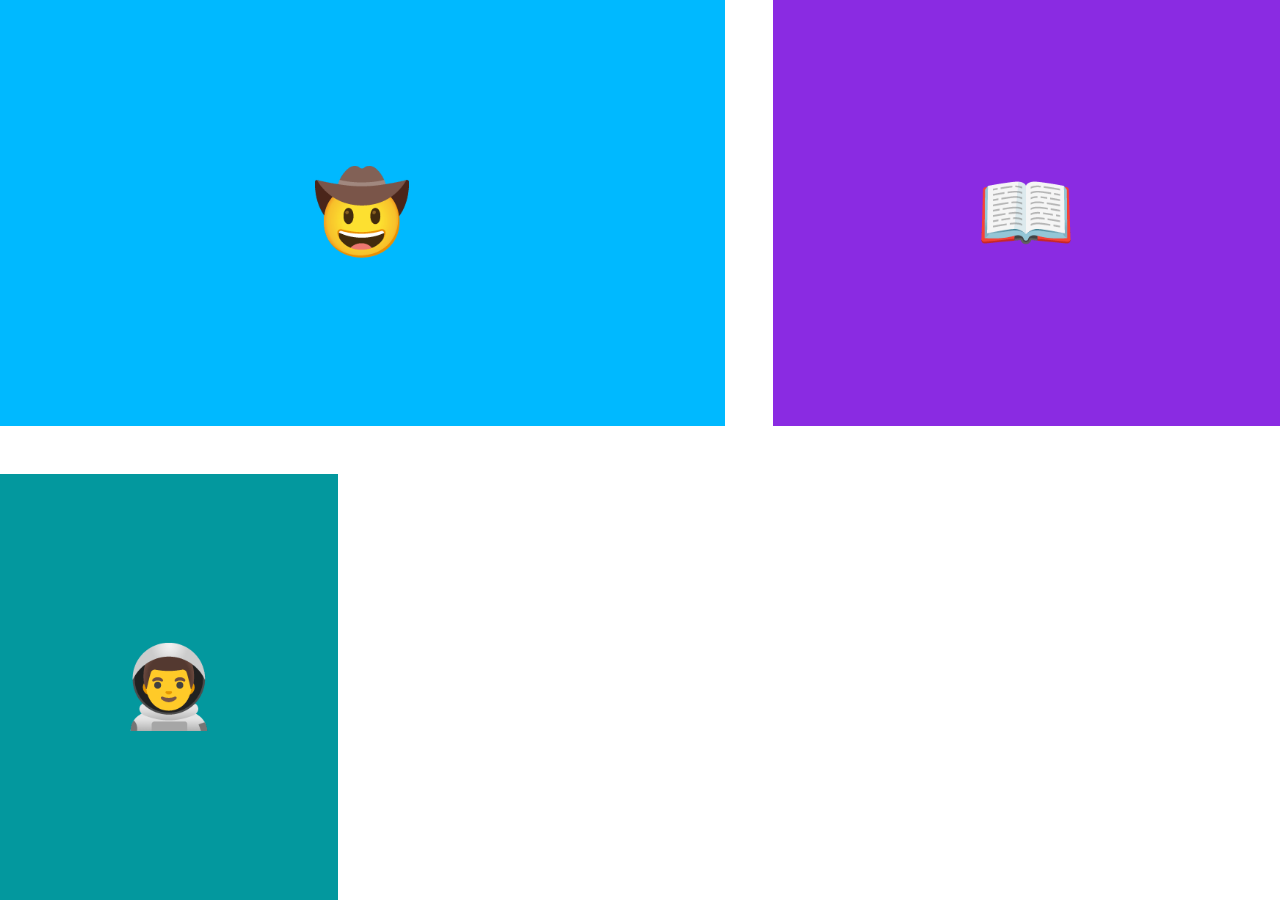
<file: 10.2 Grid Placement/exercise2.html>
<!DOCTYPE html>
<html lang="en">

<head>
  <meta charset="UTF-8">
  <meta name="viewport" content="width=device-width, initial-scale=1.0">
  <title>Grid Placement</title>
  <style>
    body {
      padding: 0;
      margin: 0;
    }

    .container {
      height: 100vh;
      display: grid;
      gap: 3rem;
      grid-template-columns: 1fr 1fr 1.5fr;
      grid-template-rows: 1fr 1fr;
    }

    .item {
      font-size: 5rem;
      color: white;
      font-family: Arial, Helvetica, sans-serif;
      background-color: blueviolet;
      display: flex;
      align-items: center;
      justify-content: center;

    }

    .cowboy {
      background-color: #00B9FF;
      grid-column: span 2;
    }

    .astronaut {
      background-color: #03989E;
      order: 1;

      /* TODO: Make the astronaut box look like the goal2 image. */

    }
  </style>
</head>

<body>
  <div class="container">
    <div class="item cowboy">🤠</div>
    <div class="item astronaut">👨‍🚀</div>
    <div class="item book">📖</div>
  </div>
</body>

</html>
</file>
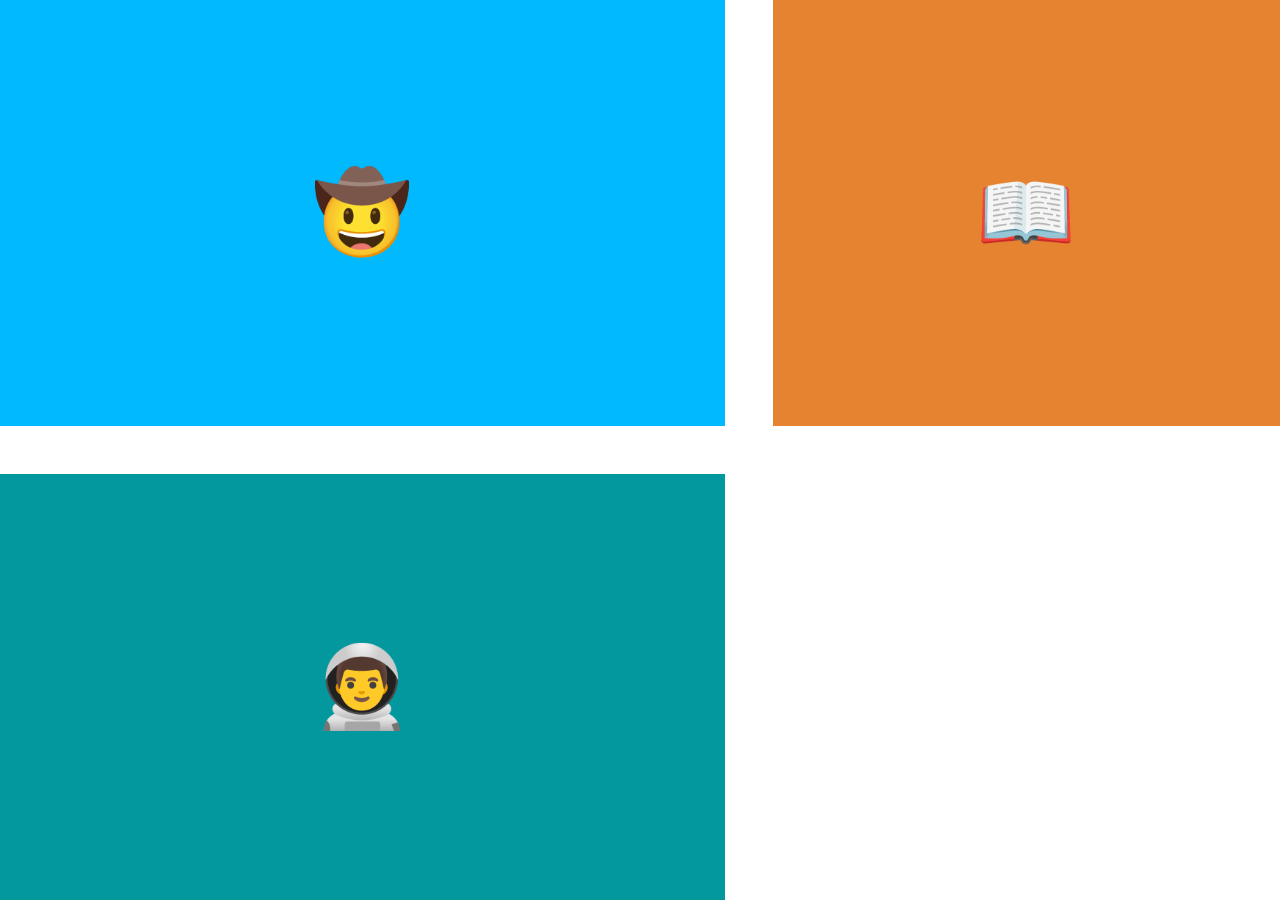
<file: 10.2 Grid Placement/exercise3.html>
<!DOCTYPE html>
<html lang="en">

<head>
  <meta charset="UTF-8">
  <meta name="viewport" content="width=device-width, initial-scale=1.0">
  <title>Grid Placement</title>
  <style>
    body {
      padding: 0;
      margin: 0;
    }

    .container {
      height: 100vh;
      display: grid;
      gap: 3rem;
      grid-template-columns: 1fr 1fr 1.5fr;
      grid-template-rows: 1fr 1fr;
    }

    .item {
      font-size: 5rem;
      color: white;
      font-family: Arial, Helvetica, sans-serif;
      background-color: blueviolet;
      display: flex;
      align-items: center;
      justify-content: center;

    }

    .cowboy {
      background-color: #00B9FF;
      grid-column: span 2;
    }

    .astronaut {
      background-color: #03989E;
      order: 1;
      grid-area: 2 / 1 / 3 / 3;
    }

    .book {
      background-color: #E58331;
      /* TODO: Make the book div look like 
      the goal3 image using grid-row. */
    }
  </style>
</head>

<body>
  <div class="container">
    <div class="item cowboy">🤠</div>
    <div class="item astronaut">👨‍🚀</div>
    <div class="item book">📖</div>
  </div>
</body>

</html>
</file>
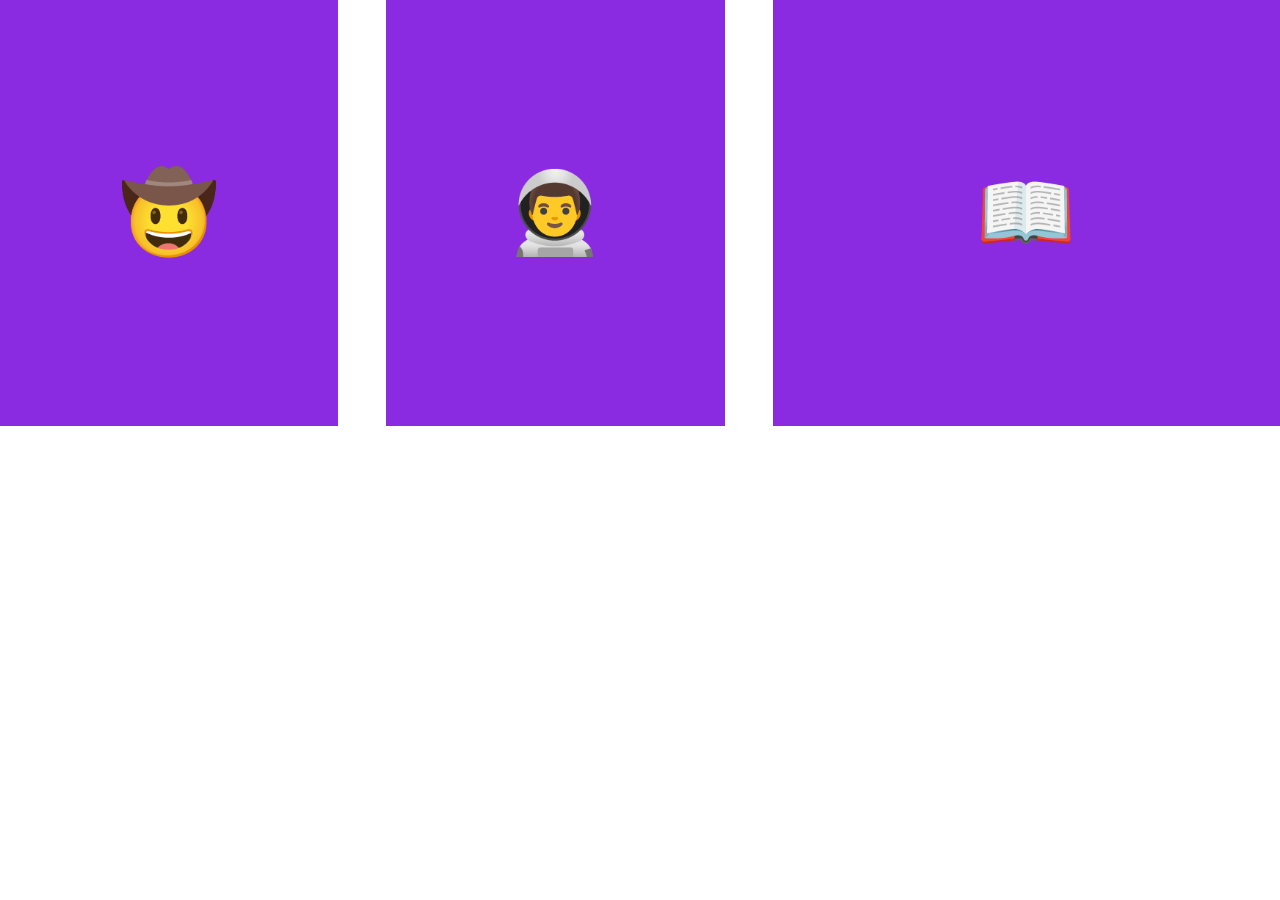
<file: 10.2 Grid Placement/solution1.html>
<!DOCTYPE html>
<html lang="en">

<head>
  <meta charset="UTF-8">
  <meta name="viewport" content="width=device-width, initial-scale=1.0">
  <title>Grid Placement</title>
  <style>
    body {
      padding: 0;
      margin: 0;
    }

    .container {
      height: 100vh;
      display: grid;
      gap: 3rem;
      grid-template-columns: 1fr 1fr 1.5fr;
      grid-template-rows: 1fr 1fr;
    }

    .item {
      font-size: 5rem;
      color: white;
      font-family: Arial, Helvetica, sans-serif;
      background-color: blueviolet;
      
      /* Solution */
      display: flex;
      align-items: center;
      justify-content: center;
    }
  </style>
</head>

<body>
  <div class="container">
    <div class="item cowboy">🤠</div>
    <div class="item astronaut">👨‍🚀</div>
    <div class="item book">📖</div>
  </div>
</body>

</html>
</file>
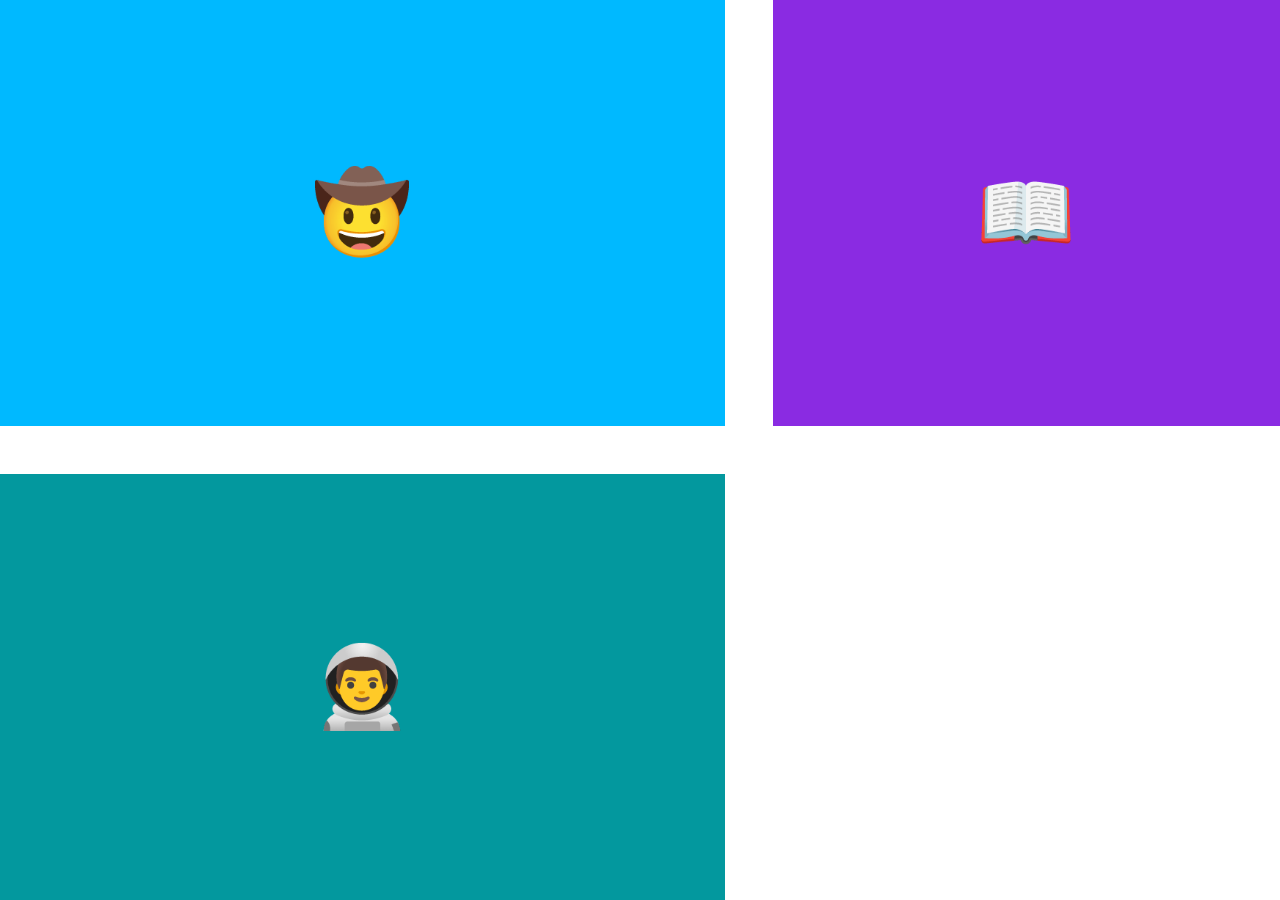
<file: 10.2 Grid Placement/solution2.html>
<!DOCTYPE html>
<html lang="en">

<head>
  <meta charset="UTF-8">
  <meta name="viewport" content="width=device-width, initial-scale=1.0">
  <title>Grid Placement</title>
  <style>
    body {
      padding: 0;
      margin: 0;
    }

    .container {
      height: 100vh;
      display: grid;
      gap: 3rem;
      grid-template-columns: 1fr 1fr 1.5fr;
      grid-template-rows: 1fr 1fr;
    }

    .item {
      font-size: 5rem;
      color: white;
      font-family: Arial, Helvetica, sans-serif;
      background-color: blueviolet;
      display: flex;
      align-items: center;
      justify-content: center;

    }

    .cowboy {
      background-color: #00B9FF;
      grid-column: span 2;
    }

    .astronaut {
      background-color: #03989E;
      order: 1;

      /* Solution */
      grid-column: span 2;
    }
  </style>
</head>

<body>
  <div class="container">
    <div class="item cowboy">🤠</div>
    <div class="item astronaut">👨‍🚀</div>
    <div class="item book">📖</div>
  </div>
</body>

</html>
</file>
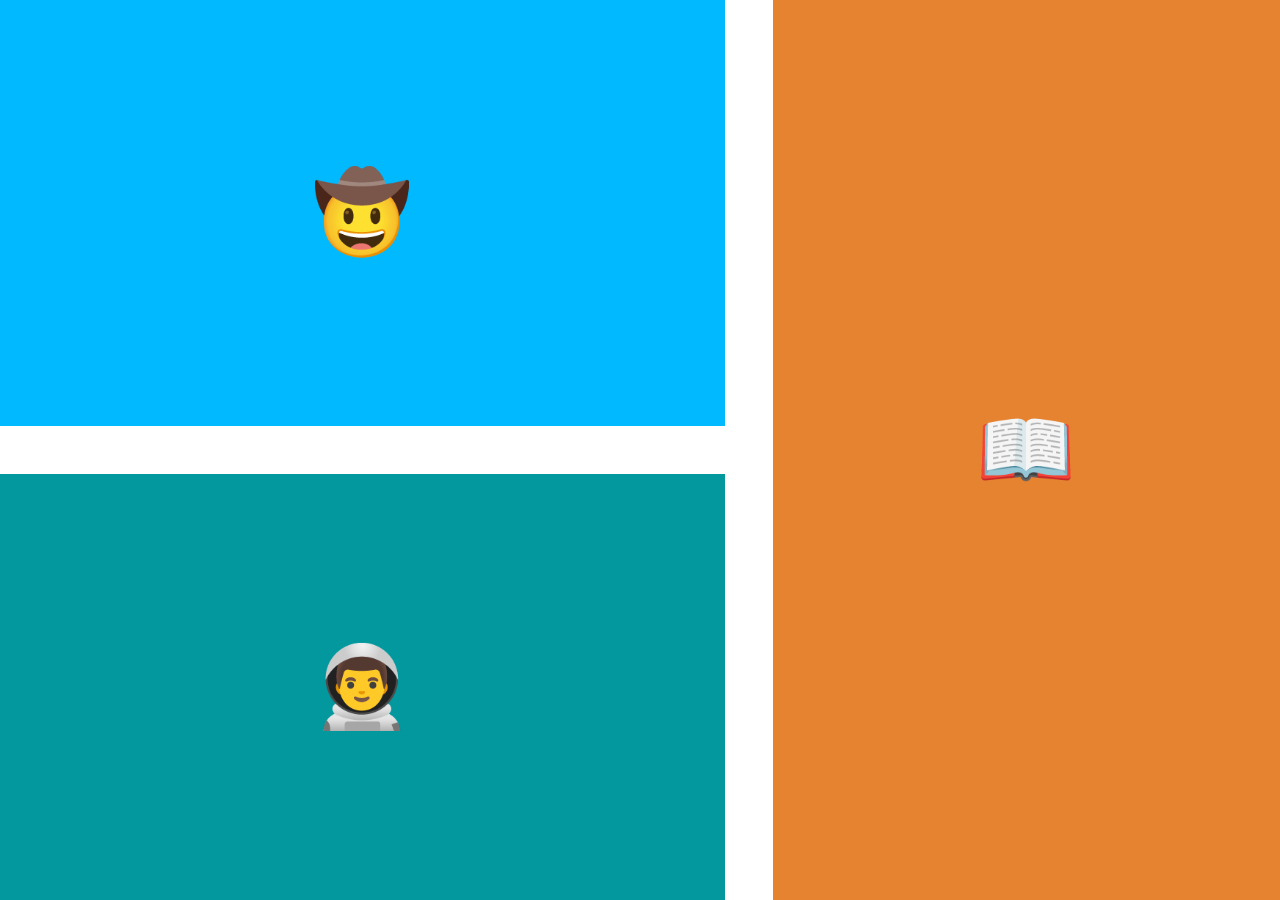
<file: 10.2 Grid Placement/solution3.html>
<!DOCTYPE html>
<html lang="en">

<head>
  <meta charset="UTF-8">
  <meta name="viewport" content="width=device-width, initial-scale=1.0">
  <title>Grid Placement</title>
  <style>
    body {
      padding: 0;
      margin: 0;
    }

    .container {
      height: 100vh;
      display: grid;
      gap: 3rem;
      grid-template-columns: 1fr 1fr 1.5fr;
      grid-template-rows: 1fr 1fr;
    }

    .item {
      font-size: 5rem;
      color: white;
      font-family: Arial, Helvetica, sans-serif;
      background-color: blueviolet;
      display: flex;
      align-items: center;
      justify-content: center;

    }

    .cowboy {
      background-color: #00B9FF;
      grid-column: span 2;
    }

    .astronaut {
      background-color: #03989E;
      grid-area: 2 / 1 / 3 / 3;
    }

    .book {
      background-color: #E58331;
      /* Solution */
      grid-area: 1 / 3 / 3 / 4
      /* 
      or
      grid-area: 1 / 3 / -1 / -1 
      
      or
      grid-row: span 2;
      */
    }
  </style>
</head>

<body>
  <div class="container">
    <div class="item cowboy">🤠</div>
    <div class="item astronaut">👨‍🚀</div>
    <div class="item book">📖</div>
  </div>
</body>

</html>
</file>
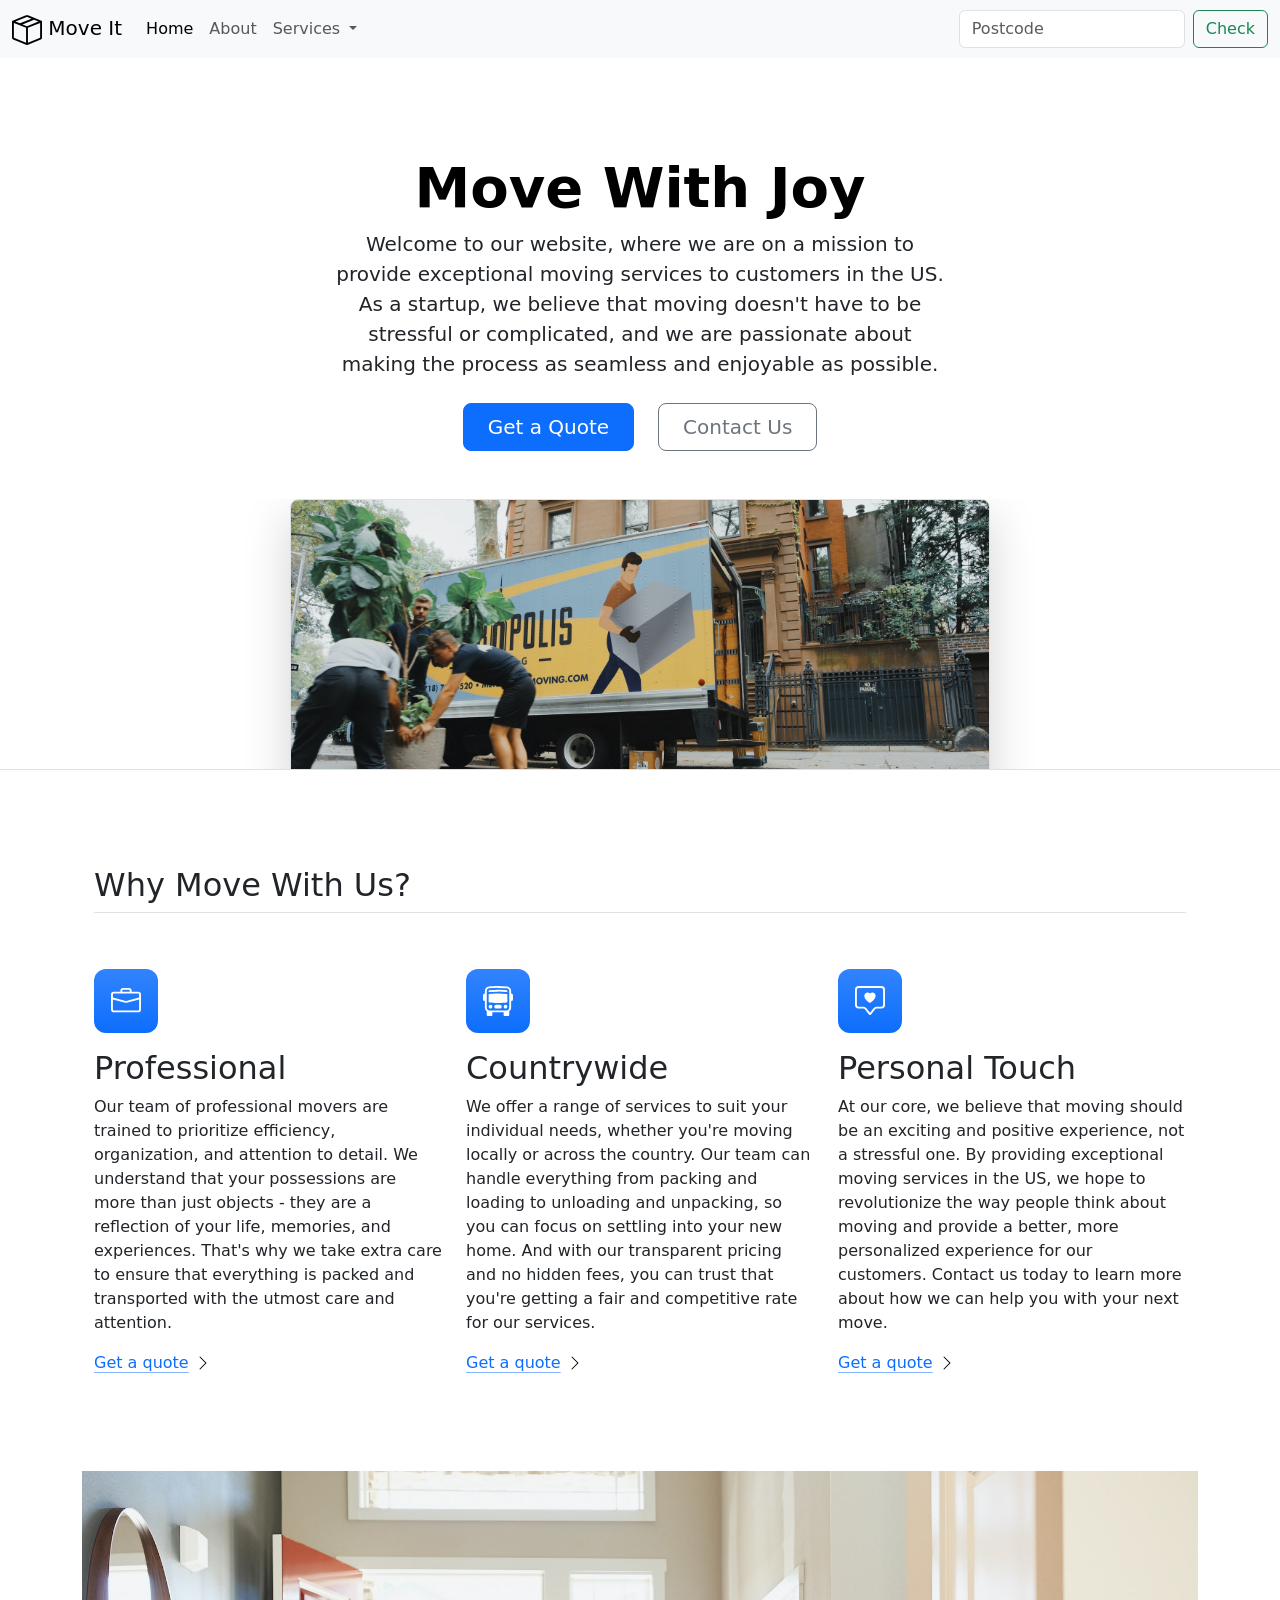
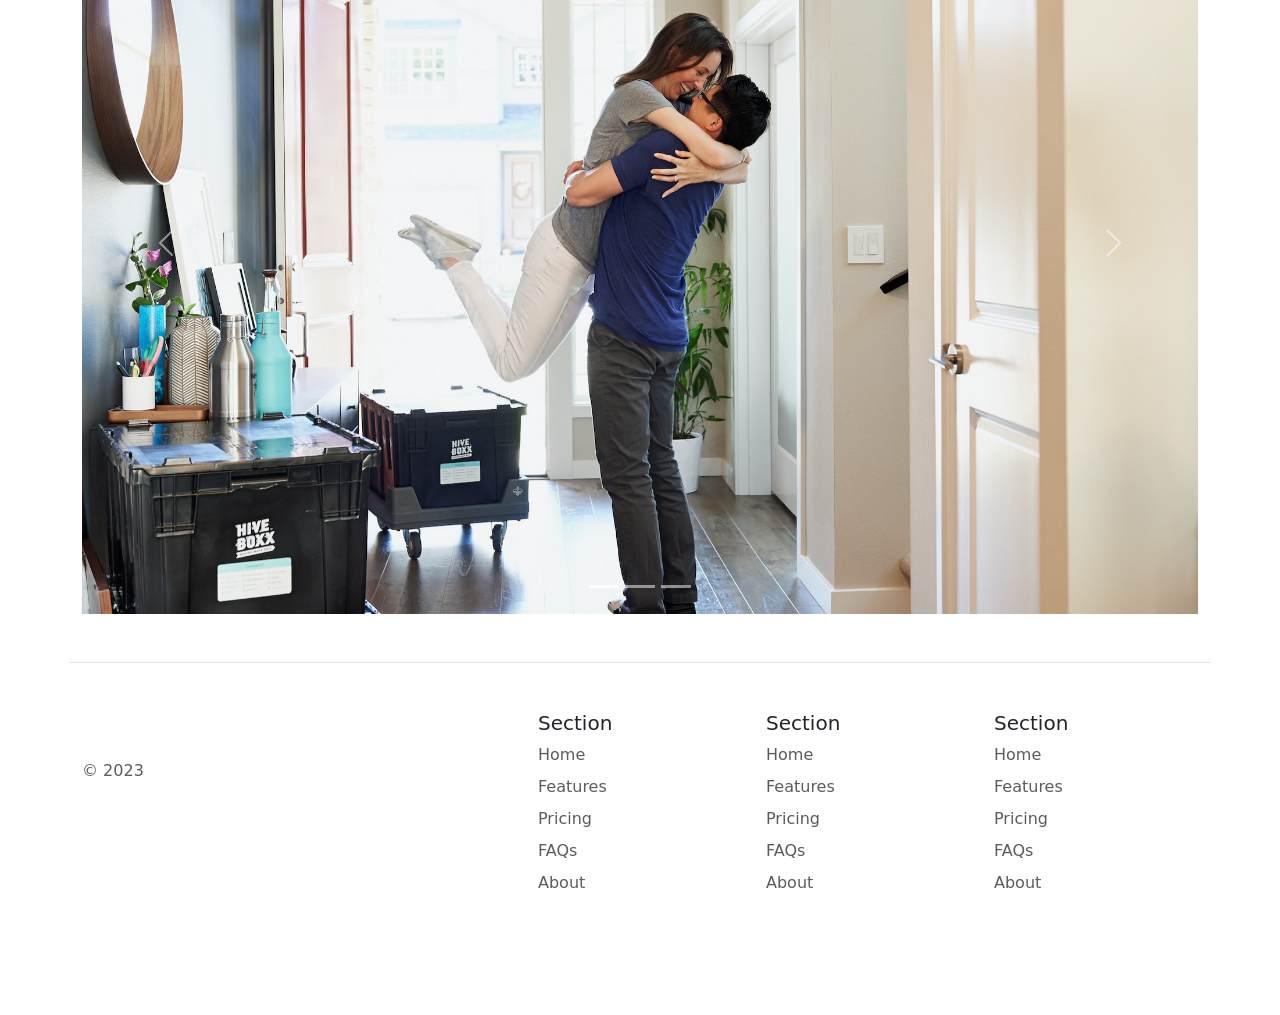
<file: 11.2 Bootstrap Components/solution.html>
<!DOCTYPE html>
<html lang="en">

<head>
  <meta charset="UTF-8">
  <meta name="viewport" content="width=device-width, initial-scale=1.0">
  <title>Bootstrap Components</title>
  <link href="https://cdn.jsdelivr.net/npm/bootstrap@5.3.0-alpha2/dist/css/bootstrap.min.css" rel="stylesheet"
    integrity="sha384-aFq/bzH65dt+w6FI2ooMVUpc+21e0SRygnTpmBvdBgSdnuTN7QbdgL+OapgHtvPp" crossorigin="anonymous">
  <style>
    .feature-icon {
      width: 4rem;
      height: 4rem;
      border-radius: 0.75rem;
    }
  </style>
</head>

<body>

  <nav class="navbar navbar-expand-lg bg-body-tertiary">
    <div class="container-fluid">
      <a class="navbar-brand" href="#"><img src="./box-seam.svg" alt="moveit brand icon" height="30"> Move It</a>
      <button class="navbar-toggler" type="button" data-bs-toggle="collapse" data-bs-target="#navbarSupportedContent"
        aria-controls="navbarSupportedContent" aria-expanded="false" aria-label="Toggle navigation">
        <span class="navbar-toggler-icon"></span>
      </button>
      <div class="collapse navbar-collapse" id="navbarSupportedContent">
        <ul class="navbar-nav me-auto mb-2 mb-lg-0">
          <li class="nav-item">
            <a class="nav-link active" aria-current="page" href="#">Home</a>
          </li>
          <li class="nav-item">
            <a class="nav-link" href="#">About</a>
          </li>
          <li class="nav-item dropdown">
            <a class="nav-link dropdown-toggle" href="#" role="button" data-bs-toggle="dropdown" aria-expanded="false">
              Services
            </a>
            <ul class="dropdown-menu">
              <li><a class="dropdown-item" href="#">Action</a></li>
              <li><a class="dropdown-item" href="#">Another action</a></li>
              <li>
                <hr class="dropdown-divider">
              </li>
              <li><a class="dropdown-item" href="#">Something else here</a></li>
            </ul>
          </li>
        </ul>
        <form class="d-flex" role="search">
          <input class="form-control me-2" type="search" placeholder="Postcode" aria-label="Search">
          <button class="btn btn-outline-success" type="submit">Check</button>
        </form>
      </div>
    </div>
  </nav>


  <div class="px-4 pt-5 my-5 text-center border-bottom">
    <h1 class="display-4 fw-bold text-body-emphasis">Move With Joy</h1>
    <div class="col-lg-6 mx-auto">
      <p class="lead mb-4">Welcome to our website, where we are on a mission to provide exceptional moving services to
        customers in the US. As a
        startup, we believe that moving doesn't have to be stressful or complicated, and we are passionate about making
        the
        process as seamless and enjoyable as possible.
      </p>
      <div class="d-grid gap-2 d-sm-flex justify-content-sm-center mb-5">
        <button type="button" class="btn btn-primary btn-lg px-4 me-sm-3">Get a Quote</button>
        <button type="button" class="btn btn-outline-secondary btn-lg px-4">Contact Us</button>
      </div>
    </div>
    <div class="overflow-hidden" style="max-height: 30vh;">
      <div class="container px-5">
        <img src="./moving-van.jpg" class="img-fluid border rounded-3 shadow-lg mb-4" alt="Example image" width="700"
          height="500" loading="lazy">
      </div>
    </div>
  </div>

  <div class="container px-4 py-5" id="featured-3">
    <h2 class="pb-2 border-bottom">Why Move With Us?</h2>
    <div class="row g-4 py-5 row-cols-1 row-cols-lg-3">
      <div class="feature col">
        <div
          class="feature-icon d-inline-flex align-items-center justify-content-center text-bg-primary bg-gradient fs-2 mb-3">
          <img src="./briefcase.svg" alt="briefcase" height="30">
        </div>
        <h3 class="fs-2">Professional</h3>
        <p>Our team of professional movers are trained to prioritize efficiency, organization, and attention to detail.
          We
          understand that your possessions are more than just objects - they are a reflection of your life, memories,
          and
          experiences. That's why we take extra care to ensure that everything is packed and transported with the utmost
          care and
          attention.</p>
        <a href="#" class="icon-link">
          Get a quote
          <img src="./chevron-right.svg" alt="chevron-right">
        </a>
      </div>
      <div class="feature col">
        <div
          class="feature-icon d-inline-flex align-items-center justify-content-center text-bg-primary bg-gradient fs-2 mb-3">
          <img src="./bus-front.svg" alt="bus-front" height="30">
        </div>
        <h3 class="fs-2">Countrywide</h3>
        <p>We offer a range of services to suit your individual needs, whether you're moving locally or across the
          country. Our
          team can handle everything from packing and loading to unloading and unpacking, so you can focus on settling
          into your
          new home. And with our transparent pricing and no hidden fees, you can trust that you're getting a fair and
          competitive
          rate for our services.</p>
        <a href="#" class="icon-link">
          Get a quote
          <img src="./chevron-right.svg" alt="chevron-right">
        </a>
      </div>
      <div class="feature col">
        <div
          class="feature-icon d-inline-flex align-items-center justify-content-center text-bg-primary bg-gradient fs-2 mb-3">
          <img src="./chat-square-heart.svg" alt="chat-square-heart" height="30">
        </div>
        <h3 class="fs-2">Personal Touch</h3>
        <p>At our core, we believe that moving should be an exciting and positive experience, not a stressful one. By
          providing
          exceptional moving services in the US, we hope to revolutionize the way people think about moving and provide
          a better,
          more personalized experience for our customers. Contact us today to learn more about how we can help you with
          your next
          move.</p>
        <a href="#" class="icon-link">
          Get a quote
          <img src="./chevron-right.svg" alt="chevron-right">
        </a>
      </div>
    </div>
  </div>
  <div class="container">
    <div id="carouselExampleIndicators" class="carousel slide">
      <div class="carousel-indicators">
        <button type="button" data-bs-target="#carouselExampleIndicators" data-bs-slide-to="0" class="active"
          aria-current="true" aria-label="Slide 1"></button>
        <button type="button" data-bs-target="#carouselExampleIndicators" data-bs-slide-to="1"
          aria-label="Slide 2"></button>
        <button type="button" data-bs-target="#carouselExampleIndicators" data-bs-slide-to="2"
          aria-label="Slide 3"></button>
      </div>
      <div class="carousel-inner">
        <div class="carousel-item active">
          <img src="./couple.jpg" class="d-block w-100" alt="couple">
        </div>
        <div class="carousel-item">
          <img src="./dog.jpg" class="d-block w-100" alt="dog">
        </div>
        <div class="carousel-item">
          <img src="./family.jpg" class="d-block w-100" alt="family">
        </div>
      </div>
      <button class="carousel-control-prev" type="button" data-bs-target="#carouselExampleIndicators"
        data-bs-slide="prev">
        <span class="carousel-control-prev-icon" aria-hidden="true"></span>
        <span class="visually-hidden">Previous</span>
      </button>
      <button class="carousel-control-next" type="button" data-bs-target="#carouselExampleIndicators"
        data-bs-slide="next">
        <span class="carousel-control-next-icon" aria-hidden="true"></span>
        <span class="visually-hidden">Next</span>
      </button>
    </div>
  </div>

  <div class="container">
    <footer class="row row-cols-1 row-cols-sm-2 row-cols-md-5 py-5 my-5 border-top">
      <div class="col mb-3">
        <a href="/" class="d-flex align-items-center mb-3 link-body-emphasis text-decoration-none">
          <svg class="bi me-2" width="40" height="32">
            <use xlink:href="#bootstrap"></use>
          </svg>
        </a>
        <p class="text-body-secondary">© 2023</p>
      </div>

      <div class="col mb-3">

      </div>

      <div class="col mb-3">
        <h5>Section</h5>
        <ul class="nav flex-column">
          <li class="nav-item mb-2"><a href="#" class="nav-link p-0 text-body-secondary">Home</a></li>
          <li class="nav-item mb-2"><a href="#" class="nav-link p-0 text-body-secondary">Features</a></li>
          <li class="nav-item mb-2"><a href="#" class="nav-link p-0 text-body-secondary">Pricing</a></li>
          <li class="nav-item mb-2"><a href="#" class="nav-link p-0 text-body-secondary">FAQs</a></li>
          <li class="nav-item mb-2"><a href="#" class="nav-link p-0 text-body-secondary">About</a></li>
        </ul>
      </div>

      <div class="col mb-3">
        <h5>Section</h5>
        <ul class="nav flex-column">
          <li class="nav-item mb-2"><a href="#" class="nav-link p-0 text-body-secondary">Home</a></li>
          <li class="nav-item mb-2"><a href="#" class="nav-link p-0 text-body-secondary">Features</a></li>
          <li class="nav-item mb-2"><a href="#" class="nav-link p-0 text-body-secondary">Pricing</a></li>
          <li class="nav-item mb-2"><a href="#" class="nav-link p-0 text-body-secondary">FAQs</a></li>
          <li class="nav-item mb-2"><a href="#" class="nav-link p-0 text-body-secondary">About</a></li>
        </ul>
      </div>

      <div class="col mb-3">
        <h5>Section</h5>
        <ul class="nav flex-column">
          <li class="nav-item mb-2"><a href="#" class="nav-link p-0 text-body-secondary">Home</a></li>
          <li class="nav-item mb-2"><a href="#" class="nav-link p-0 text-body-secondary">Features</a></li>
          <li class="nav-item mb-2"><a href="#" class="nav-link p-0 text-body-secondary">Pricing</a></li>
          <li class="nav-item mb-2"><a href="#" class="nav-link p-0 text-body-secondary">FAQs</a></li>
          <li class="nav-item mb-2"><a href="#" class="nav-link p-0 text-body-secondary">About</a></li>
        </ul>
      </div>
    </footer>
  </div>
  <script src="https://cdn.jsdelivr.net/npm/bootstrap@5.3.0-alpha3/dist/js/bootstrap.bundle.min.js"
    integrity="sha384-ENjdO4Dr2bkBIFxQpeoTz1HIcje39Wm4jDKdf19U8gI4ddQ3GYNS7NTKfAdVQSZe"
    crossorigin="anonymous"></script>
</body>

</html>
</file>
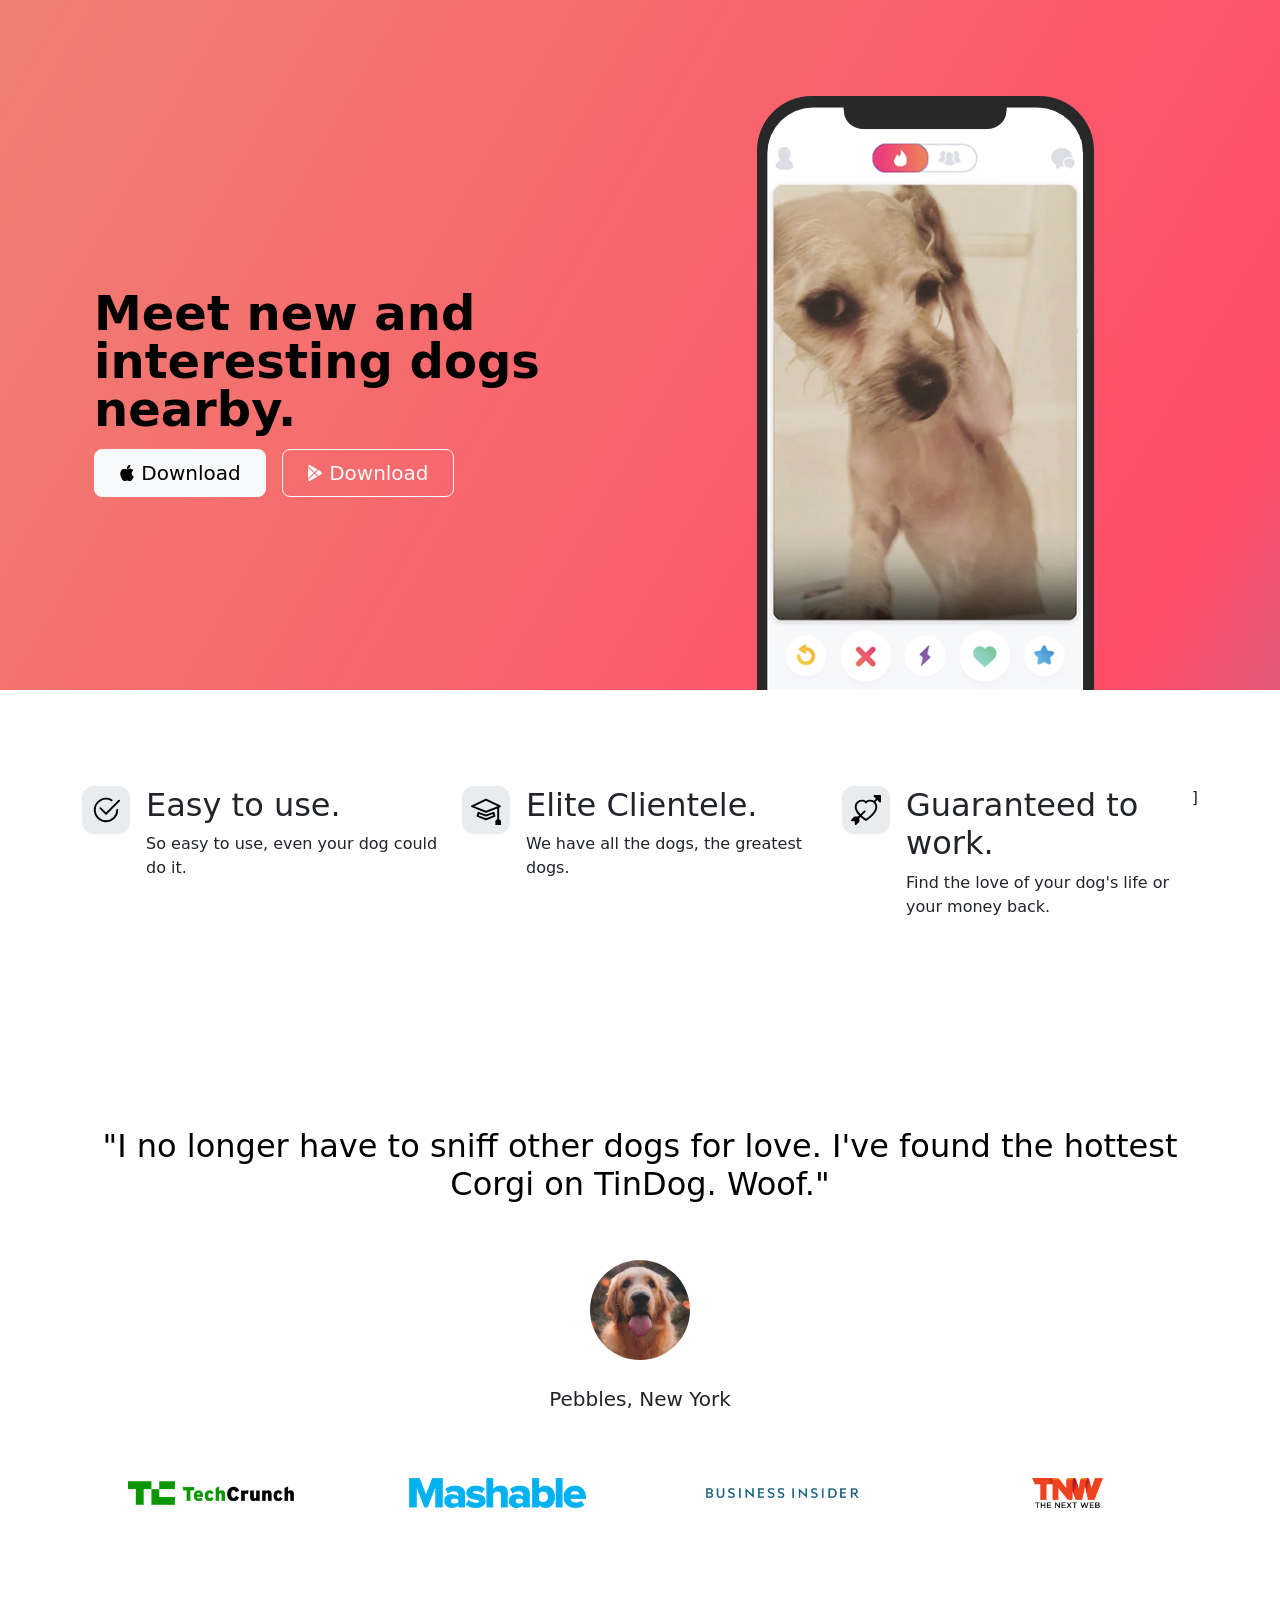
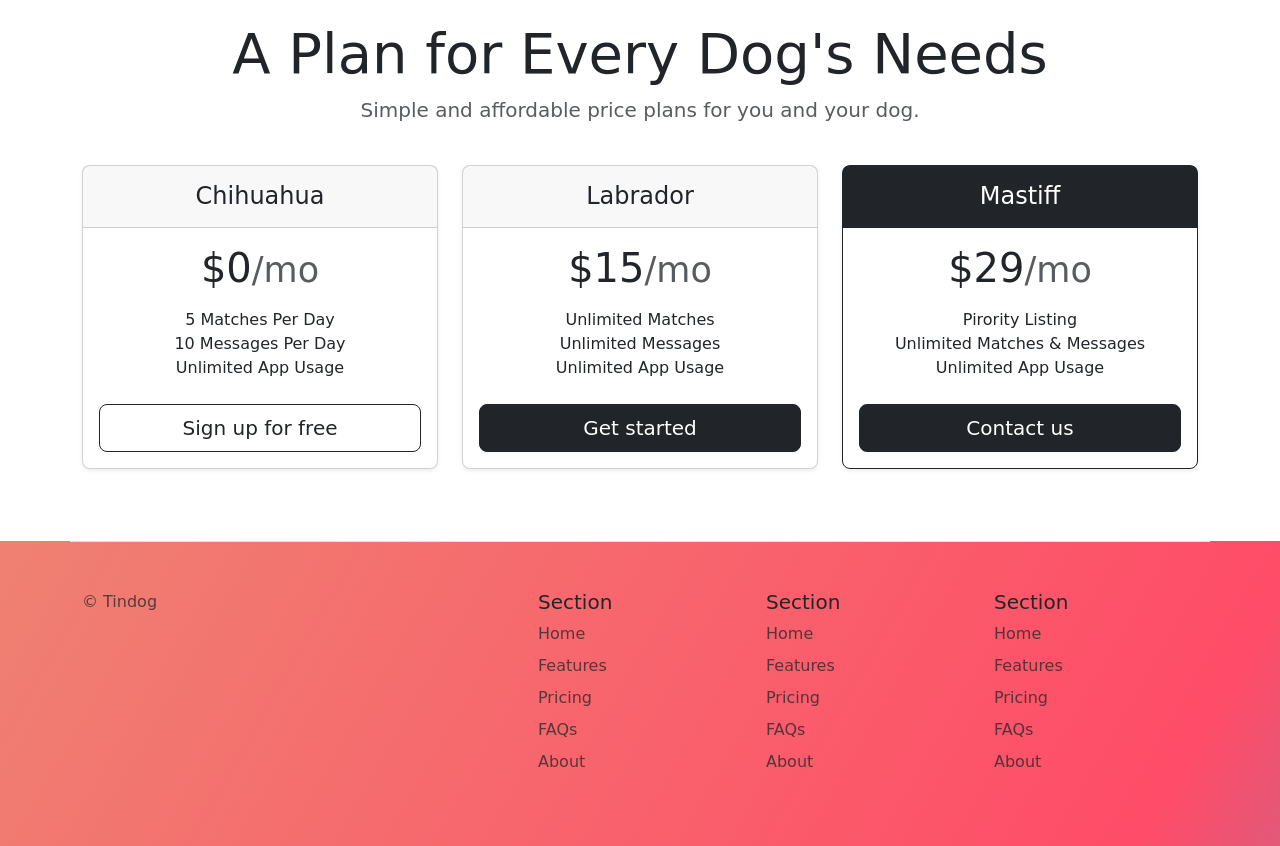
<file: 11.3 TinDog Project/solution.html>
<!DOCTYPE html>
<html lang="en">

<head>
  <meta charset="UTF-8">
  <meta name="viewport" content="width=device-width, initial-scale=1.0">
  <title>TinDog</title>
  <link href="https://cdn.jsdelivr.net/npm/bootstrap@5.3.0-alpha3/dist/css/bootstrap.min.css" rel="stylesheet"
    integrity="sha384-KK94CHFLLe+nY2dmCWGMq91rCGa5gtU4mk92HdvYe+M/SXH301p5ILy+dN9+nJOZ" crossorigin="anonymous">
  <link rel="stylesheet" href="./css/solution.css">
</head>

<body>


  <!-- Title -->
  <section id="title" class="gradient-background">

    <div class="container col-xxl-8 px-4 pt-5">
      <div class="row flex-lg-row-reverse align-items-center g-5 pt-5">
        <div class="col-10 col-sm-8 col-lg-6">
          <img src="./images/iphone.png" class="d-block mx-lg-auto img-fluid" alt="Bootstrap Themes" height="200"
            loading="lazy">
        </div>
        <div class="col-lg-6">
          <h1 class="display-5 fw-bold text-body-emphasis lh-1 mb-3">Meet new and interesting dogs nearby.</h1>

          <div class="d-grid gap-2 d-md-flex justify-content-md-start">
            <button type="button" class="btn btn-light btn-lg px-4 me-md-2"><svg xmlns="http://www.w3.org/2000/svg"
                width="16" height="16" fill="currentColor" class="bi bi-apple mb-1" viewBox="0 0 16 16">
                <path
                  d="M11.182.008C11.148-.03 9.923.023 8.857 1.18c-1.066 1.156-.902 2.482-.878 2.516.024.034 1.52.087 2.475-1.258.955-1.345.762-2.391.728-2.43Zm3.314 11.733c-.048-.096-2.325-1.234-2.113-3.422.212-2.189 1.675-2.789 1.698-2.854.023-.065-.597-.79-1.254-1.157a3.692 3.692 0 0 0-1.563-.434c-.108-.003-.483-.095-1.254.116-.508.139-1.653.589-1.968.607-.316.018-1.256-.522-2.267-.665-.647-.125-1.333.131-1.824.328-.49.196-1.422.754-2.074 2.237-.652 1.482-.311 3.83-.067 4.56.244.729.625 1.924 1.273 2.796.576.984 1.34 1.667 1.659 1.899.319.232 1.219.386 1.843.067.502-.308 1.408-.485 1.766-.472.357.013 1.061.154 1.782.539.571.197 1.111.115 1.652-.105.541-.221 1.324-1.059 2.238-2.758.347-.79.505-1.217.473-1.282Z" />
                <path
                  d="M11.182.008C11.148-.03 9.923.023 8.857 1.18c-1.066 1.156-.902 2.482-.878 2.516.024.034 1.52.087 2.475-1.258.955-1.345.762-2.391.728-2.43Zm3.314 11.733c-.048-.096-2.325-1.234-2.113-3.422.212-2.189 1.675-2.789 1.698-2.854.023-.065-.597-.79-1.254-1.157a3.692 3.692 0 0 0-1.563-.434c-.108-.003-.483-.095-1.254.116-.508.139-1.653.589-1.968.607-.316.018-1.256-.522-2.267-.665-.647-.125-1.333.131-1.824.328-.49.196-1.422.754-2.074 2.237-.652 1.482-.311 3.83-.067 4.56.244.729.625 1.924 1.273 2.796.576.984 1.34 1.667 1.659 1.899.319.232 1.219.386 1.843.067.502-.308 1.408-.485 1.766-.472.357.013 1.061.154 1.782.539.571.197 1.111.115 1.652-.105.541-.221 1.324-1.059 2.238-2.758.347-.79.505-1.217.473-1.282Z" />
              </svg> Download</button>
            <button type="button" class="btn btn-outline-light btn-lg px-4"><svg xmlns="http://www.w3.org/2000/svg"
                width="16" height="16" fill="currentColor" class="bi bi-google-play mb-1" viewBox="0 0 16 16">
                <path
                  d="M14.222 9.374c1.037-.61 1.037-2.137 0-2.748L11.528 5.04 8.32 8l3.207 2.96 2.694-1.586Zm-3.595 2.116L7.583 8.68 1.03 14.73c.201 1.029 1.36 1.61 2.303 1.055l7.294-4.295ZM1 13.396V2.603L6.846 8 1 13.396ZM1.03 1.27l6.553 6.05 3.044-2.81L3.333.215C2.39-.341 1.231.24 1.03 1.27Z" />
              </svg> Download</button>
          </div>
        </div>
      </div>
    </div>
  </section>
  <!-- Features -->
  <section id="features">
    <div class="container mt-5">
      <div class="row g-4 py-5 row-cols-1 row-cols-lg-3">
        <div class="col d-flex align-items-start">
          <div
            class="icon-square text-body-emphasis bg-body-secondary d-inline-flex align-items-center justify-content-center fs-4 flex-shrink-0 me-3">
            <svg xmlns="http://www.w3.org/2000/svg" height="30" fill="currentColor" class="bi bi-check2-circle"
              viewBox="0 0 16 16">
              <path
                d="M2.5 8a5.5 5.5 0 0 1 8.25-4.764.5.5 0 0 0 .5-.866A6.5 6.5 0 1 0 14.5 8a.5.5 0 0 0-1 0 5.5 5.5 0 1 1-11 0z" />
              <path
                d="M15.354 3.354a.5.5 0 0 0-.708-.708L8 9.293 5.354 6.646a.5.5 0 1 0-.708.708l3 3a.5.5 0 0 0 .708 0l7-7z" />
            </svg>
          </div>
          <div>
            <h3 class="fs-2">Easy to use.</h3>
            <p>So easy to use, even your dog could do it.</p>

          </div>
        </div>
        <div class="col d-flex align-items-start">
          <div
            class="icon-square text-body-emphasis bg-body-secondary d-inline-flex align-items-center justify-content-center fs-4 flex-shrink-0 me-3">
            <svg xmlns="http://www.w3.org/2000/svg" height="30" fill="currentColor" class="bi bi-mortarboard"
              viewBox="0 0 16 16">
              <path
                d="M8.211 2.047a.5.5 0 0 0-.422 0l-7.5 3.5a.5.5 0 0 0 .025.917l7.5 3a.5.5 0 0 0 .372 0L14 7.14V13a1 1 0 0 0-1 1v2h3v-2a1 1 0 0 0-1-1V6.739l.686-.275a.5.5 0 0 0 .025-.917l-7.5-3.5ZM8 8.46 1.758 5.965 8 3.052l6.242 2.913L8 8.46Z" />
              <path
                d="M4.176 9.032a.5.5 0 0 0-.656.327l-.5 1.7a.5.5 0 0 0 .294.605l4.5 1.8a.5.5 0 0 0 .372 0l4.5-1.8a.5.5 0 0 0 .294-.605l-.5-1.7a.5.5 0 0 0-.656-.327L8 10.466 4.176 9.032Zm-.068 1.873.22-.748 3.496 1.311a.5.5 0 0 0 .352 0l3.496-1.311.22.748L8 12.46l-3.892-1.556Z" />
            </svg>
          </div>
          <div>
            <h3 class="fs-2">Elite Clientele.</h3>
            <p>We have all the dogs, the greatest dogs.</p>

          </div>
        </div>
        <div class="col d-flex align-items-start">
          <div
            class="icon-square text-body-emphasis bg-body-secondary d-inline-flex align-items-center justify-content-center fs-4 flex-shrink-0 me-3">
            <svg xmlns="http://www.w3.org/2000/svg" height="30" fill="currentColor" class="bi bi-arrow-through-heart"
              viewBox="0 0 16 16">
              <path fill-rule="evenodd"
                d="M2.854 15.854A.5.5 0 0 1 2 15.5V14H.5a.5.5 0 0 1-.354-.854l1.5-1.5A.5.5 0 0 1 2 11.5h1.793l.53-.53c-.771-.802-1.328-1.58-1.704-2.32-.798-1.575-.775-2.996-.213-4.092C3.426 2.565 6.18 1.809 8 3.233c1.25-.98 2.944-.928 4.212-.152L13.292 2 12.147.854A.5.5 0 0 1 12.5 0h3a.5.5 0 0 1 .5.5v3a.5.5 0 0 1-.854.354L14 2.707l-1.006 1.006c.236.248.44.531.6.845.562 1.096.585 2.517-.213 4.092-.793 1.563-2.395 3.288-5.105 5.08L8 13.912l-.276-.182a21.86 21.86 0 0 1-2.685-2.062l-.539.54V14a.5.5 0 0 1-.146.354l-1.5 1.5Zm2.893-4.894A20.419 20.419 0 0 0 8 12.71c2.456-1.666 3.827-3.207 4.489-4.512.679-1.34.607-2.42.215-3.185-.817-1.595-3.087-2.054-4.346-.761L8 4.62l-.358-.368c-1.259-1.293-3.53-.834-4.346.761-.392.766-.464 1.845.215 3.185.323.636.815 1.33 1.519 2.065l1.866-1.867a.5.5 0 1 1 .708.708L5.747 10.96Z" />
            </svg>
          </div>
          <div>
            <h3 class="fs-2">Guaranteed to work.</h3>
            <p>Find the love of your dog's life or your money back.</p>

          </div>
      ]  </div>
      </div>
    </div>
  </section>
  <!-- Testimonial -->
  <section id="testimonial">
    <div class="my-5">
      <div class="p-5 text-center bg-body-tegrtiary">
        <div class="container py-5">
          <h2 class="text-body-emphasis">"I no longer have to sniff other dogs for love. I've found the hottest Corgi on
            TinDog. Woof."</h2>
          <img class="profile-img mt-5 mb-3" src="./images/dog-img.jpg" alt="dog image">
          <p class="col-lg-8 mx-auto lead mt-2">
            Pebbles, New York
          </p>
        </div>

        <div class="container">
          <div class="row">
            <div class="col-lg-3 col-sm-12">
              <img src="./images/techcrunch.png" alt="techcrunch" height="30">
            </div>
            <div class="col-lg-3 col-sm-12">
              <img src="./images/mashable.png" alt="mashable" height="30">
            </div>
            <div class="col-lg-3 col-sm-12">
              <img src="./images/bizinsider.png" alt="bizinsider" height="30">
            </div>
            <div class="col-lg-3 col-sm-12">
              <img src="./images/tnw.png" alt="tnw" height="30">
            </div>
          </div>
        </div>
      </div>
    </div>
  </section>
  <!-- Pricing -->
  <section id="pricing">
    <div class="container">
      <div class="pricing-header p-3 pb-md-4 mx-auto text-center">
        <h2 class="display-4 fw-normal">A Plan for Every Dog's Needs</h2>
        <p class="fs-5 text-body-secondary">Simple and affordable price plans for you and your dog.
      </div>
      <div class="row row-cols-1 row-cols-md-3 mb-3 text-center">
        <div class="col">
          <div class="card mb-4 rounded-3 shadow-sm">
            <div class="card-header py-3">
              <h4 class="my-0 fw-normal">Chihuahua</h4>
            </div>
            <div class="card-body">
              <h1 class="card-title pricing-card-title">$0<small class="text-body-secondary fw-light">/mo</small></h1>
              <ul class="list-unstyled mt-3 mb-4">
                <li>5 Matches Per Day</li>
                <li>10 Messages Per Day</li>
                <li>Unlimited App Usage</li>
              </ul>
              <button type="button" class="w-100 btn btn-lg btn-outline-dark">Sign up for free</button>
            </div>
          </div>
        </div>
        <div class="col">
          <div class="card mb-4 rounded-3 shadow-sm">
            <div class="card-header py-3">
              <h4 class="my-0 fw-normal">Labrador</h4>
            </div>
            <div class="card-body">
              <h1 class="card-title pricing-card-title">$15<small class="text-body-secondary fw-light">/mo</small></h1>
              <ul class="list-unstyled mt-3 mb-4">
                <li>Unlimited Matches</li>
                <li>Unlimited Messages</li>
                <li>Unlimited App Usage</li>
              </ul>
              <button type="button" class="w-100 btn btn-lg btn-dark">Get started</button>
            </div>
          </div>
        </div>
        <div class="col">
          <div class="card mb-4 rounded-3 shadow-sm border-dark">
            <div class="card-header py-3 text-bg-dark border-dark">
              <h4 class="my-0 fw-normal">Mastiff</h4>
            </div>
            <div class="card-body">
              <h1 class="card-title pricing-card-title">$29<small class="text-body-secondary fw-light">/mo</small></h1>
              <ul class="list-unstyled mt-3 mb-4">
                <li>Pirority Listing</li>
                <li>Unlimited Matches & Messages</li>
                <li>Unlimited App Usage</li>
              </ul>
              <button type="button" class="w-100 btn btn-lg btn-dark">Contact us</button>
            </div>
          </div>
        </div>
      </div>
    </div>
  </section>
  <!-- Footer -->
  <section id="contact" class="gradient-background">
    <div class="container ">
      <footer class="row row-cols-1 row-cols-sm-2 row-cols-md-5 py-5 mt-5 border-top">
        <div class="col mb-3">

          <p class="text-body-secondary">© Tindog</p>
        </div>

        <div class="col mb-3">

        </div>

        <div class="col mb-3">
          <h5>Section</h5>
          <ul class="nav flex-column">
            <li class="nav-item mb-2"><a href="#" class="nav-link p-0 text-body-secondary">Home</a></li>
            <li class="nav-item mb-2"><a href="#" class="nav-link p-0 text-body-secondary">Features</a></li>
            <li class="nav-item mb-2"><a href="#" class="nav-link p-0 text-body-secondary">Pricing</a></li>
            <li class="nav-item mb-2"><a href="#" class="nav-link p-0 text-body-secondary">FAQs</a></li>
            <li class="nav-item mb-2"><a href="#" class="nav-link p-0 text-body-secondary">About</a></li>
          </ul>
        </div>

        <div class="col mb-3">
          <h5>Section</h5>
          <ul class="nav flex-column">
            <li class="nav-item mb-2"><a href="#" class="nav-link p-0 text-body-secondary">Home</a></li>
            <li class="nav-item mb-2"><a href="#" class="nav-link p-0 text-body-secondary">Features</a></li>
            <li class="nav-item mb-2"><a href="#" class="nav-link p-0 text-body-secondary">Pricing</a></li>
            <li class="nav-item mb-2"><a href="#" class="nav-link p-0 text-body-secondary">FAQs</a></li>
            <li class="nav-item mb-2"><a href="#" class="nav-link p-0 text-body-secondary">About</a></li>
          </ul>
        </div>

        <div class="col mb-3">
          <h5>Section</h5>
          <ul class="nav flex-column">
            <li class="nav-item mb-2"><a href="#" class="nav-link p-0 text-body-secondary">Home</a></li>
            <li class="nav-item mb-2"><a href="#" class="nav-link p-0 text-body-secondary">Features</a></li>
            <li class="nav-item mb-2"><a href="#" class="nav-link p-0 text-body-secondary">Pricing</a></li>
            <li class="nav-item mb-2"><a href="#" class="nav-link p-0 text-body-secondary">FAQs</a></li>
            <li class="nav-item mb-2"><a href="#" class="nav-link p-0 text-body-secondary">About</a></li>
          </ul>
        </div>
      </footer>
    </div>
  </section>
</body>

</html>
</file>
<file: 11.3 TinDog Project/css/style.css>
.gradient-background {
  background: linear-gradient(300deg, #00bfff, #ff4c68, #ef8172);
  background-size: 180% 180%;
  animation: gradient-animation 18s ease infinite;
}

@keyframes gradient-animation {
  0% {
    background-position: 0% 50%;
  }
  50% {
    background-position: 100% 50%;
  }
  100% {
    background-position: 0% 50%;
  }
}

.icon-square {
  width: 3rem;
  height: 3rem;
  border-radius: 0.75rem;
}

.profile-img {
  height: 100px;
  border-radius: 50%;
}
</file>
<file: 11.3 TinDog Project/css/solution.css>
.gradient-background {
  background: linear-gradient(300deg, #00bfff, #ff4c68, #ef8172);
  background-size: 180% 180%;
  animation: gradient-animation 18s ease infinite;
}

@keyframes gradient-animation {
  0% {
    background-position: 0% 50%;
  }
  50% {
    background-position: 100% 50%;
  }
  100% {
    background-position: 0% 50%;
  }
}

.icon-square {
  width: 3rem;
  height: 3rem;
  border-radius: 0.75rem;
}

.profile-img {
  border-radius: 50%;
  height: 100px;
}
</file>
